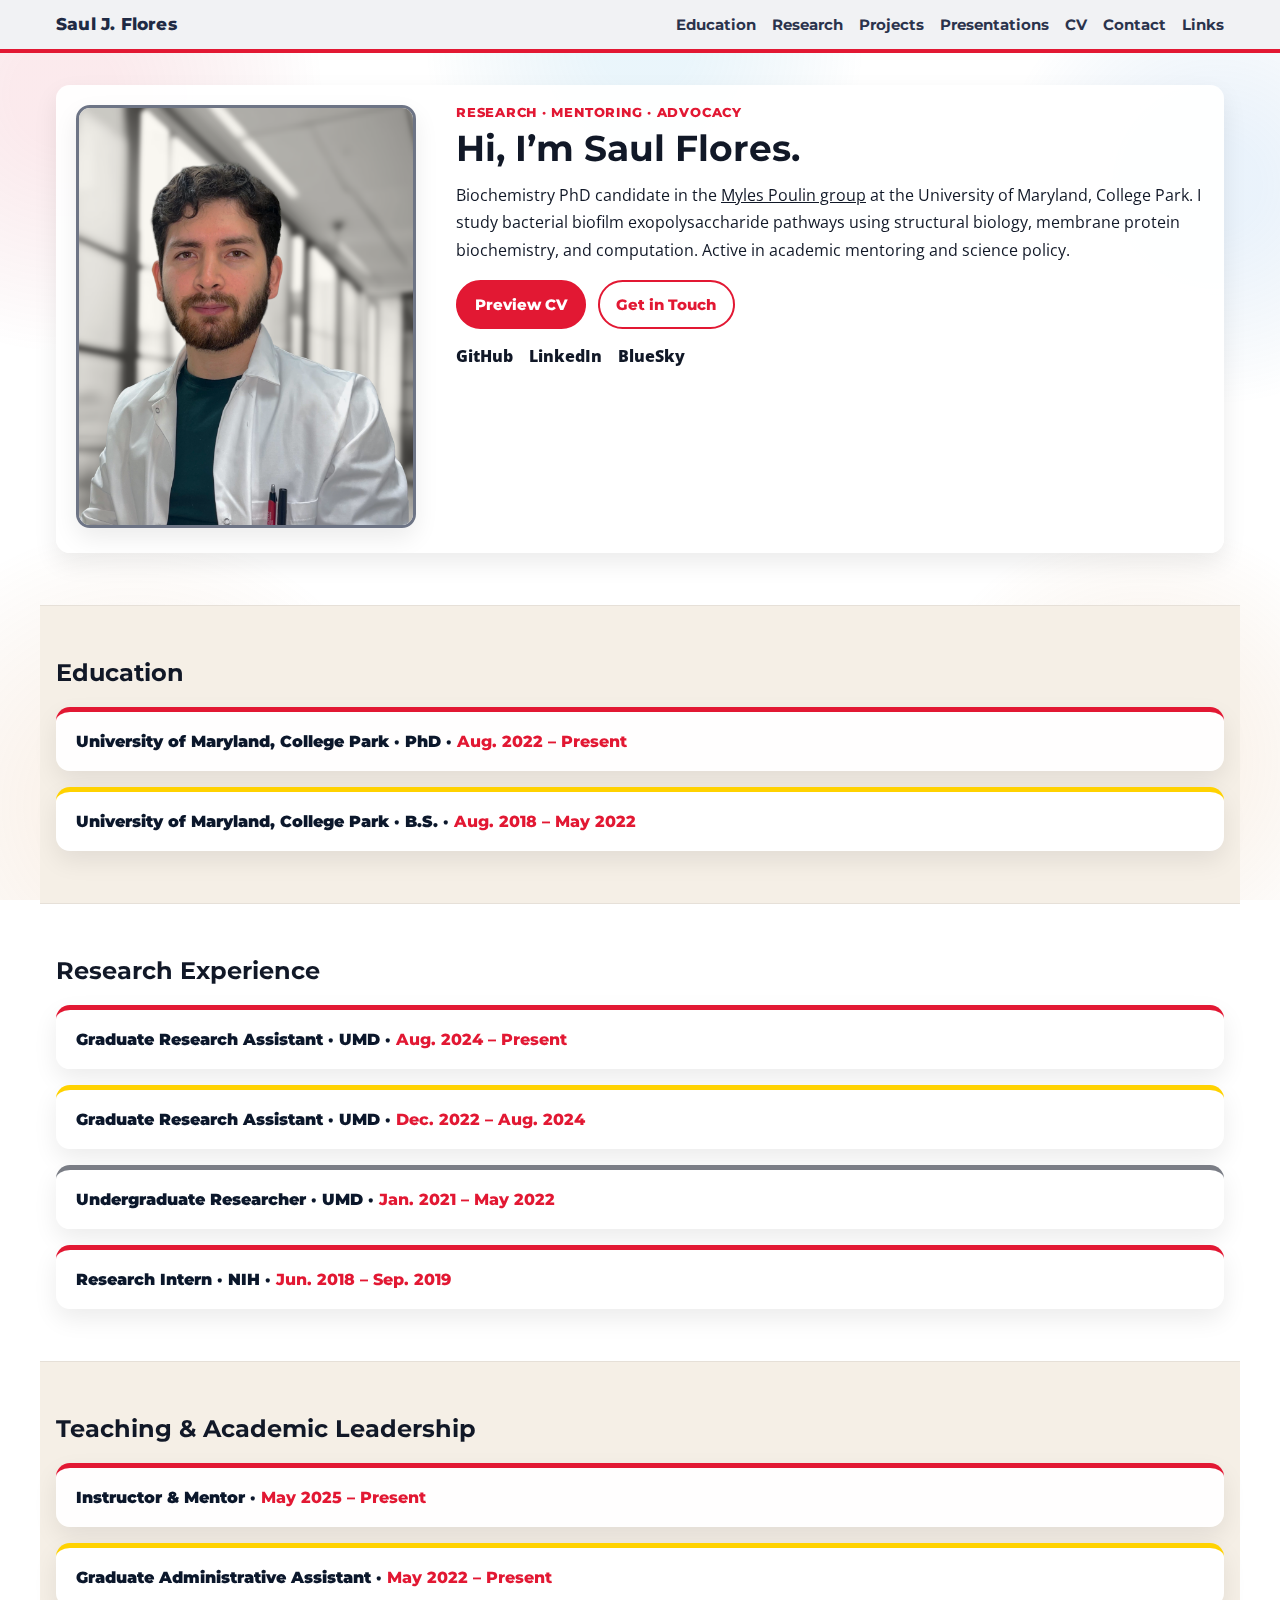
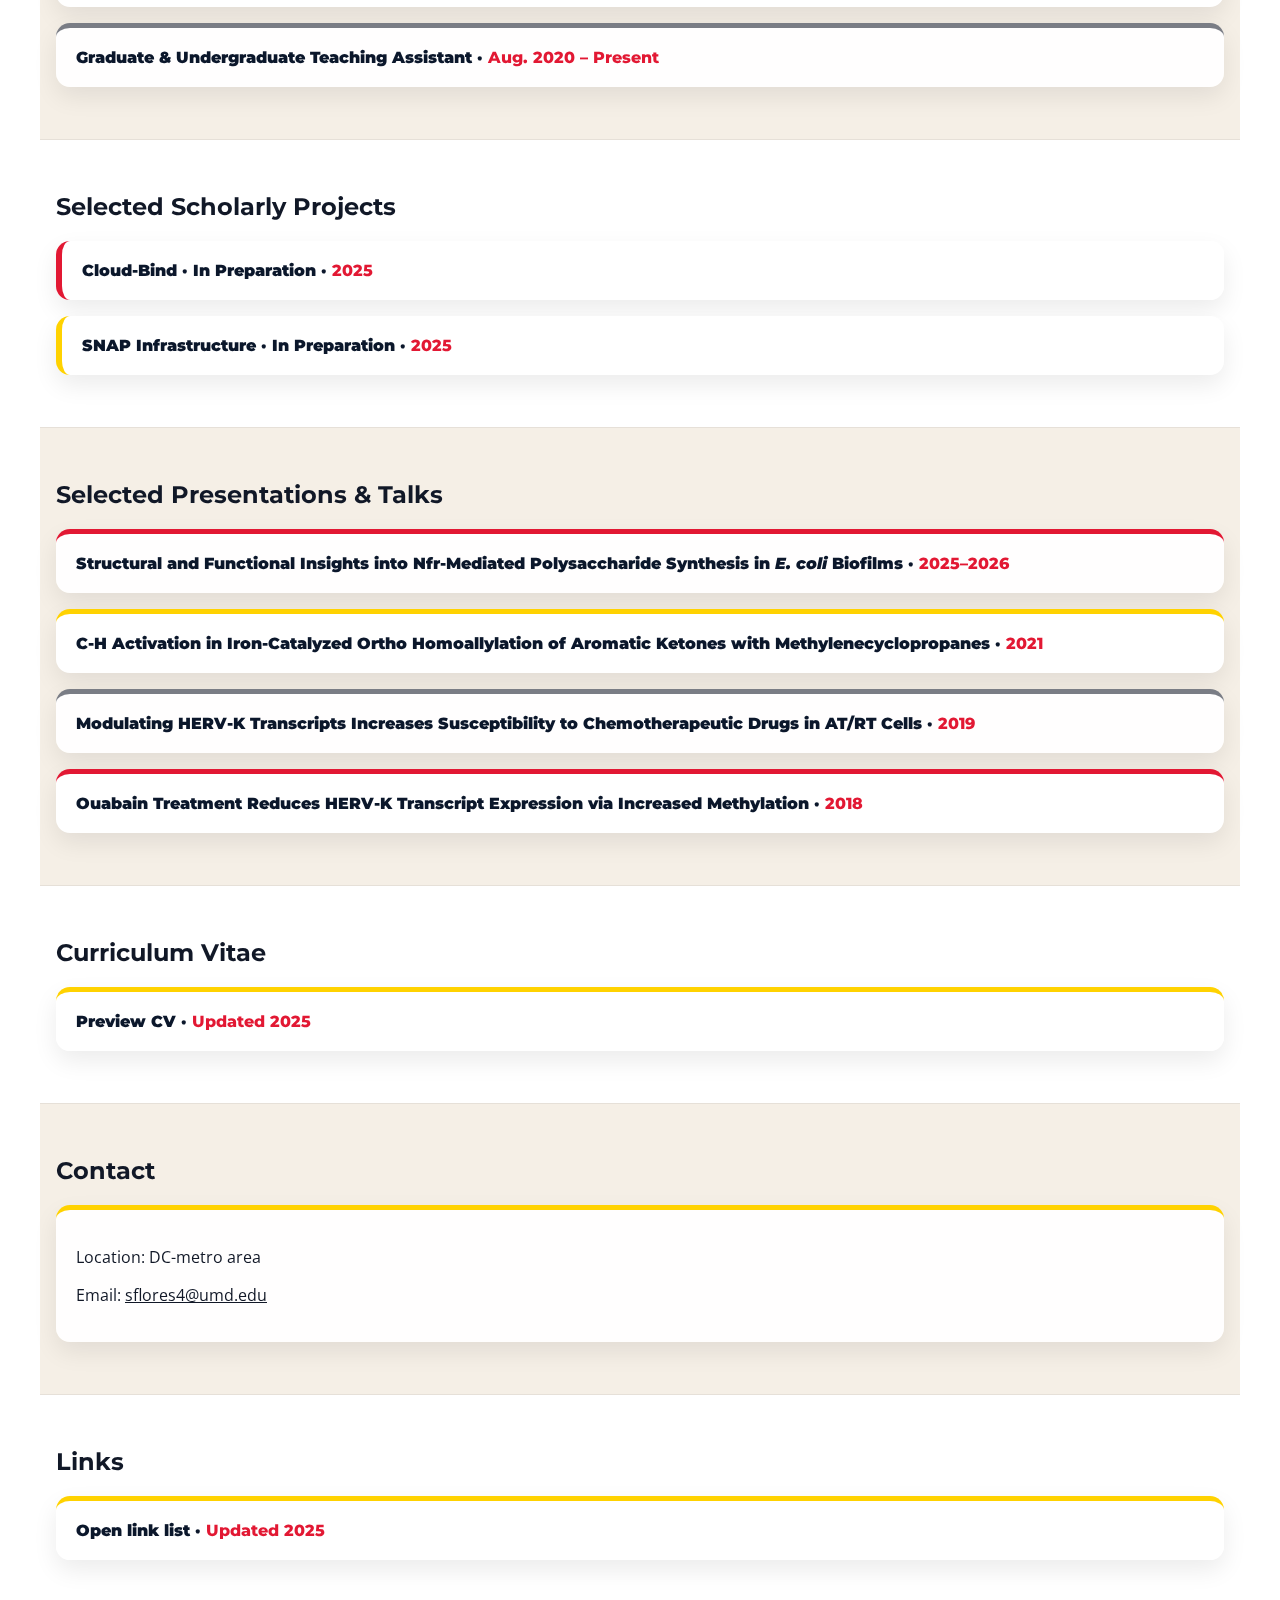
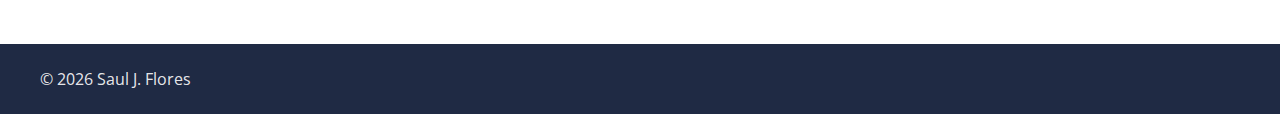
<file: index.html>
<!DOCTYPE html>
<html lang="en">
  <head>
    <meta charset="UTF-8" />
    <meta http-equiv="X-UA-Compatible" content="IE=edge" />
    <meta name="viewport" content="width=device-width, initial-scale=1.0" />

    <title>Saul J. Flores | University of Maryland Portfolio</title>
    <meta
      name="description"
      content="Saul J. Flores is a Biochemistry PhD candidate at the University of Maryland, College Park studying bacterial biofilms, membrane enzymes, and accessible computational workflows."
    />
    <meta name="theme-color" content="#E21833" />

    <meta property="og:title" content="Saul J. Flores | Academic Portfolio" />
    <meta
      property="og:description"
      content="Biochemistry PhD candidate (UMD) studying bacterial biofilms, membrane enzymes, and accessible computational workflows."
    />
    <meta property="og:type" content="website" />

    <link rel="icon" href="assets/images/saul-flores-headshot.png" />

    <link rel="preconnect" href="https://fonts.googleapis.com" />
    <link rel="preconnect" href="https://fonts.gstatic.com" crossorigin />
    <link
      href="https://fonts.googleapis.com/css2?family=Libertinus+Serif:wght@400;600&family=Montserrat:wght@500;600;700&family=Open+Sans:wght@400;500;600&display=swap"
      rel="stylesheet"
    />

    <link rel="stylesheet" href="assets/css/style.css" />
  </head>

  <body>
    <div class="global-visual" aria-hidden="true">
      <canvas id="hero-canvas"></canvas>
    </div>
    <header class="site-header">
      <nav class="nav">
        <a class="logo" href="#top">Saul J. Flores</a>
        <div class="nav-links">
          <a href="#education">Education</a>
          <a href="#research">Research</a>
          <a href="#projects">Projects</a>
          <a href="#presentations">Presentations</a>
          <a href="#cv">CV</a>
          <a href="#contact">Contact</a>
          <a href="#links">Links</a>
        </div>
      </nav>
    </header>

    <main id="top">
      <section class="hero">
        <div class="hero-card surface">
          <div class="hero-media">
            <img
              src="assets/images/saul-flores-headshot.png"
              alt="Headshot of Saul J. Flores"
            />
          </div>

          <div class="hero-content">
            <p class="eyebrow">Research · Mentoring · Advocacy</p>
            <h1>Hi, I’m Saul Flores.</h1>
            <p class="hero-summary">
              Biochemistry PhD candidate in the
              <a href="https://chem.umd.edu/people/myles-b-poulin" target="_blank" rel="noreferrer">Myles Poulin group</a>
              at the University of Maryland, College Park. I study bacterial biofilm exopolysaccharide pathways using
              structural biology, membrane protein biochemistry, and computation. Active in academic mentoring and science
              policy.
            </p>

            <div class="hero-actions">
              <a class="button primary" href="#cv">Preview CV</a>
              <a class="button ghost" href="#contact">Get in Touch</a>
            </div>

            <div class="social-links">
              <a href="https://github.com/sflores14" target="_blank" rel="noreferrer">GitHub</a>
              <a href="https://www.linkedin.com/in/saulfloresjr/" target="_blank" rel="noreferrer">LinkedIn</a>
              <a href="https://bsky.app/profile/florus11.bsky.social" target="_blank" rel="noreferrer">BlueSky</a>
            </div>
          </div>
        </div>
      </section>

      <section id="education" class="section muted">
        <div class="section-header">
          <h2>Education</h2>
        </div>

        <div class="card-grid">
          <article class="card surface">
            <details>
              <summary>University of Maryland, College Park · PhD · <span class="summary-date">Aug. 2022 – Present</span></summary>
              <div class="detail-body">
                <p>PhD, Biochemistry (In Progress)</p>
                <p>Advanced to candidacy May 2025</p>
                <p>Ronald E. McNair Graduate Fellowship · UMD Graduate School Society of Fellows</p>
              </div>
            </details>
          </article>

          <article class="card surface">
            <details>
              <summary>University of Maryland, College Park · B.S. · <span class="summary-date">Aug. 2018 – May 2022</span></summary>
              <div class="detail-body">
                <p>B.S., Biochemistry and Biological Sciences</p>
                <p>Ronald E. McNair Summer Research Fellowship · Parmar Family Endowed Scholarship</p>
              </div>
            </details>
          </article>
        </div>
      </section>

      <section id="research" class="section">
        <div class="section-header">
          <h2>Research Experience</h2>
        </div>

        <div class="card-grid">
          <article class="card surface">
            <details>
              <summary>Graduate Research Assistant · UMD · <span class="summary-date">Aug. 2024 – Present</span></summary>
              <div class="detail-body">
                <p>
                  Supervisor:
                  <a href="https://chem.umd.edu/people/myles-b-poulin" target="_blank" rel="noreferrer">Dr. Myles Poulin</a>
                  · Dept. of Chemistry &amp; Biochemistry
                </p>
                <p class="tag-list">
                  <span>biofilms</span>
                  <span>structural biology</span>
                  <span>membrane enzymes</span>
                </p>
              </div>
            </details>
          </article>

          <article class="card surface">
            <details>
              <summary>Graduate Research Assistant · UMD · <span class="summary-date">Dec. 2022 – Aug. 2024</span></summary>
              <div class="detail-body">
                <p>Supervisor: Dr. Yanxin Liu · Dept. of Chemistry &amp; Biochemistry</p>
                <p class="tag-list">
                  <span>biophysical chemistry</span>
                  <span>protein biochemistry</span>
                  <span>cryo-EM</span>
                </p>
              </div>
            </details>
          </article>

          <article class="card surface">
            <details>
              <summary>Undergraduate Researcher · UMD · <span class="summary-date">Jan. 2021 – May 2022</span></summary>
              <div class="detail-body">
                <p>Supervisor: Dr. Osvaldo Gutierrez · Dept. of Chemistry &amp; Biochemistry</p>
                <p class="tag-list">
                  <span>organic chemistry</span>
                  <span>catalysis</span>
                  <span>mechanism</span>
                </p>
              </div>
            </details>
          </article>

          <article class="card surface">
            <details>
              <summary>Research Intern · NIH · <span class="summary-date">Jun. 2018 – Sep. 2019</span></summary>
              <div class="detail-body">
                <p>Supervisor: Dr. Avindra Nath · National Institute of Neurological Disorders &amp; Stroke</p>
                <p>NIH NINDS Exceptional Summer Intern Award (2019)</p>
                <p class="tag-list">
                  <span>neuroscience</span>
                  <span>transcriptomics</span>
                  <span>virology</span>
                </p>
              </div>
            </details>
          </article>
        </div>
      </section>

      <section id="teaching" class="section muted">
        <div class="section-header">
          <h2>Teaching &amp; Academic Leadership</h2>
        </div>

        <div class="timeline">
          <div class="card surface">
            <div class="timeline-item">
              <details>
                <summary>Instructor &amp; Mentor · <span class="summary-date">May 2025 – Present</span></summary>
                <div class="detail-body">
                  <p>InspiraSTEM (El Salvador)</p>
                  <p>Workshop: Practical Computational Biochemistry: Macromolecular Modeling &amp; Analysis</p>
                </div>
              </details>
              <div class="timeline-media hidden">Image</div>
            </div>
          </div>
          <div class="card surface">
            <div class="timeline-item">
              <details>
                <summary>Graduate Administrative Assistant · <span class="summary-date">May 2022 – Present</span></summary>
                <div class="detail-body">
                  <p>University of Maryland, College Park</p>
                  <p>Program Lead: La Familia Peer Mentoring Program</p>
                </div>
              </details>
              <div class="timeline-media hidden">Image</div>
            </div>
          </div>
          <div class="card surface">
            <div class="timeline-item">
              <details>
                <summary>Graduate &amp; Undergraduate Teaching Assistant · <span class="summary-date">Aug. 2020 – Present</span></summary>
                <div class="detail-body">
                  <p>University of Maryland, College Park</p>
                  <p>Courses: BCHM477, CHEM232, BSCI170, BSCI171</p>
                </div>
              </details>
              <div class="timeline-media hidden">Image</div>
            </div>
          </div>
        </div>
      </section>

      <section id="projects" class="section">
        <div class="section-header">
          <h2>Selected Scholarly Projects</h2>
        </div>

        <div class="updates-grid">
          <article class="update surface">
            <details>
              <summary>Cloud-Bind · In Preparation · <span class="summary-date">2025</span></summary>
              <div class="detail-body">
                <p>
                  Pedebos, C.; da Silva Tarouco, D.; Ligabue-Braun, R.; Flores, S. J.; Arantes, P. Cloud-Bind:
                  A Cloud-Based Platform for Accessible Large-Scale Molecular Docking and Ligand Pose Evaluation.
                </p>
              </div>
            </details>
          </article>

          <article class="update surface">
            <details>
              <summary>SNAP Infrastructure · In Preparation · <span class="summary-date">2025</span></summary>
              <div class="detail-body">
                <p>
                  Di Tomassi, I.; Flores, S. J.; Scales, E.; Rich, A.; Flores, J. P.; Arnett, M.; Boufidis, D.; Davis, B.;
                  Finn, A.; Rader Groves, A.; Patel, D.; Lando, A.; Dant, C. The Scientist Network for Advancing Policy (SNAP):
                  Building Infrastructure for Early-Career Scientists in Policy and Public Engagement.
                </p>
              </div>
            </details>
          </article>
        </div>
      </section>

      <section id="presentations" class="section muted">
        <div class="section-header">
          <h2>Selected Presentations &amp; Talks</h2>
        </div>

        <div class="timeline">
          <div class="card surface">
            <div class="timeline-item">
              <details>
                <summary>Structural and Functional Insights into Nfr-Mediated Polysaccharide Synthesis in <em>E. coli</em> Biofilms · <span class="summary-date">2025–2026</span></summary>
                <div class="detail-body">
                  <p>ACS Fall 2025; SACNAS NDiSTEM 2025; InspiraSTEM 2026 (Upcoming)</p>
                </div>
              </details>
              <div class="timeline-media hidden">Image</div>
            </div>
          </div>
          <div class="card surface">
            <div class="timeline-item">
              <details>
                <summary>C-H Activation in Iron-Catalyzed Ortho Homoallylation of Aromatic Ketones with Methylenecyclopropanes · <span class="summary-date">2021</span></summary>
                <div class="detail-body">
                  <p>McNair Conference 2021; USM LSAMP Research Symposium 2021</p>
                </div>
              </details>
              <div class="timeline-media hidden">Image</div>
            </div>
          </div>
          <div class="card surface">
            <div class="timeline-item">
              <details>
                <summary>Modulating HERV-K Transcripts Increases Susceptibility to Chemotherapeutic Drugs in AT/RT Cells · <span class="summary-date">2019</span></summary>
                <div class="detail-body">
                  <p>NIH Summer Poster Day 2019</p>
                </div>
              </details>
              <div class="timeline-media hidden">Image</div>
            </div>
          </div>
          <div class="card surface">
            <div class="timeline-item">
              <details>
                <summary>Ouabain Treatment Reduces HERV-K Transcript Expression via Increased Methylation · <span class="summary-date">2018</span></summary>
                <div class="detail-body">
                  <p>NIH Summer Poster Day 2018</p>
                </div>
              </details>
              <div class="timeline-media hidden">Image</div>
            </div>
          </div>
        </div>
      </section>

      <section id="cv" class="section">
        <div class="section-header">
          <h2>Curriculum Vitae</h2>
        </div>

        <div class="cv-card surface">
          <details>
            <summary>Preview CV · <span class="summary-date">Updated 2025</span></summary>
            <div class="cv-preview">
              <object data="assets/Flores_Saul_CV_Draft11%202%20Page.docx.pdf" type="application/pdf">
                <p>
                  Your browser can’t display the PDF. You can
                  <a href="assets/Flores_Saul_CV_Draft11%202%20Page.docx.pdf">download it here</a>.
                </p>
              </object>
            </div>
          </details>
        </div>
      </section>

      <section id="contact" class="section muted">
        <div class="section-header">
          <h2>Contact</h2>
        </div>

        <div class="contact-card surface">
          <p>Location: DC-metro area</p>
          <p>
            Email:
            <a href="#" id="email-link" aria-label="Email Saul Flores"></a>
          </p>
        </div>
      </section>

      <section id="links" class="section">
        <div class="section-header">
          <h2>Links</h2>
        </div>

        <div class="contact-card surface">
          <details>
            <summary>Open link list · <span class="summary-date">Updated 2025</span></summary>
            <div class="detail-body">
              <p>
                <a href="https://www.snap4stem.org/" target="_blank" rel="noreferrer">SNAP</a> ·
                <a href="https://www.sacnas.org/" target="_blank" rel="noreferrer">SACNAS</a> ·
                <a href="https://www.acs.org/" target="_blank" rel="noreferrer">ACS</a> ·
                <a href="https://www.asbmb.org/" target="_blank" rel="noreferrer">ASBMB</a>
              </p>
              <p>Add your favorite links here as you discover them.</p>
            </div>
          </details>
        </div>
      </section>
    </main>

    <footer class="site-footer">
      <p>© 2026 Saul J. Flores</p>
    </footer>
    <script defer src="assets/js/main.js"></script>
  </body>
</html>
</file>
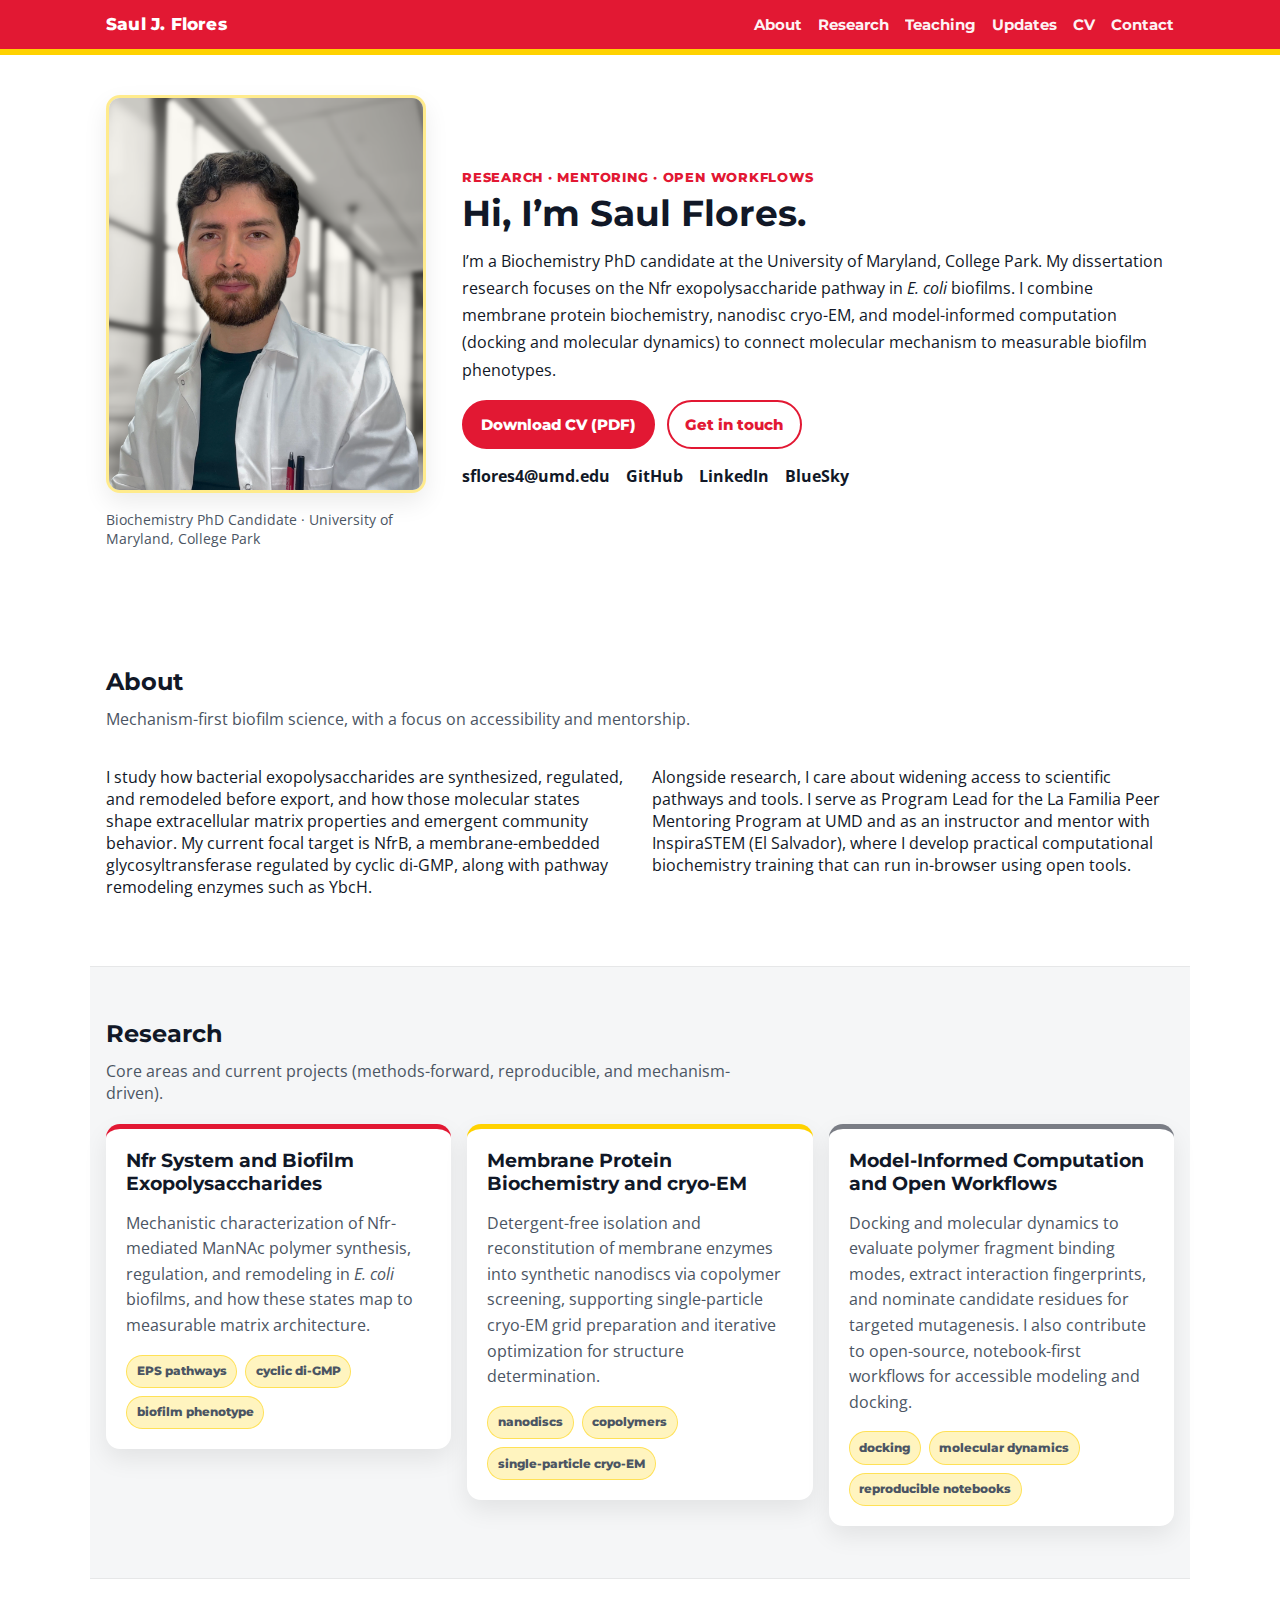
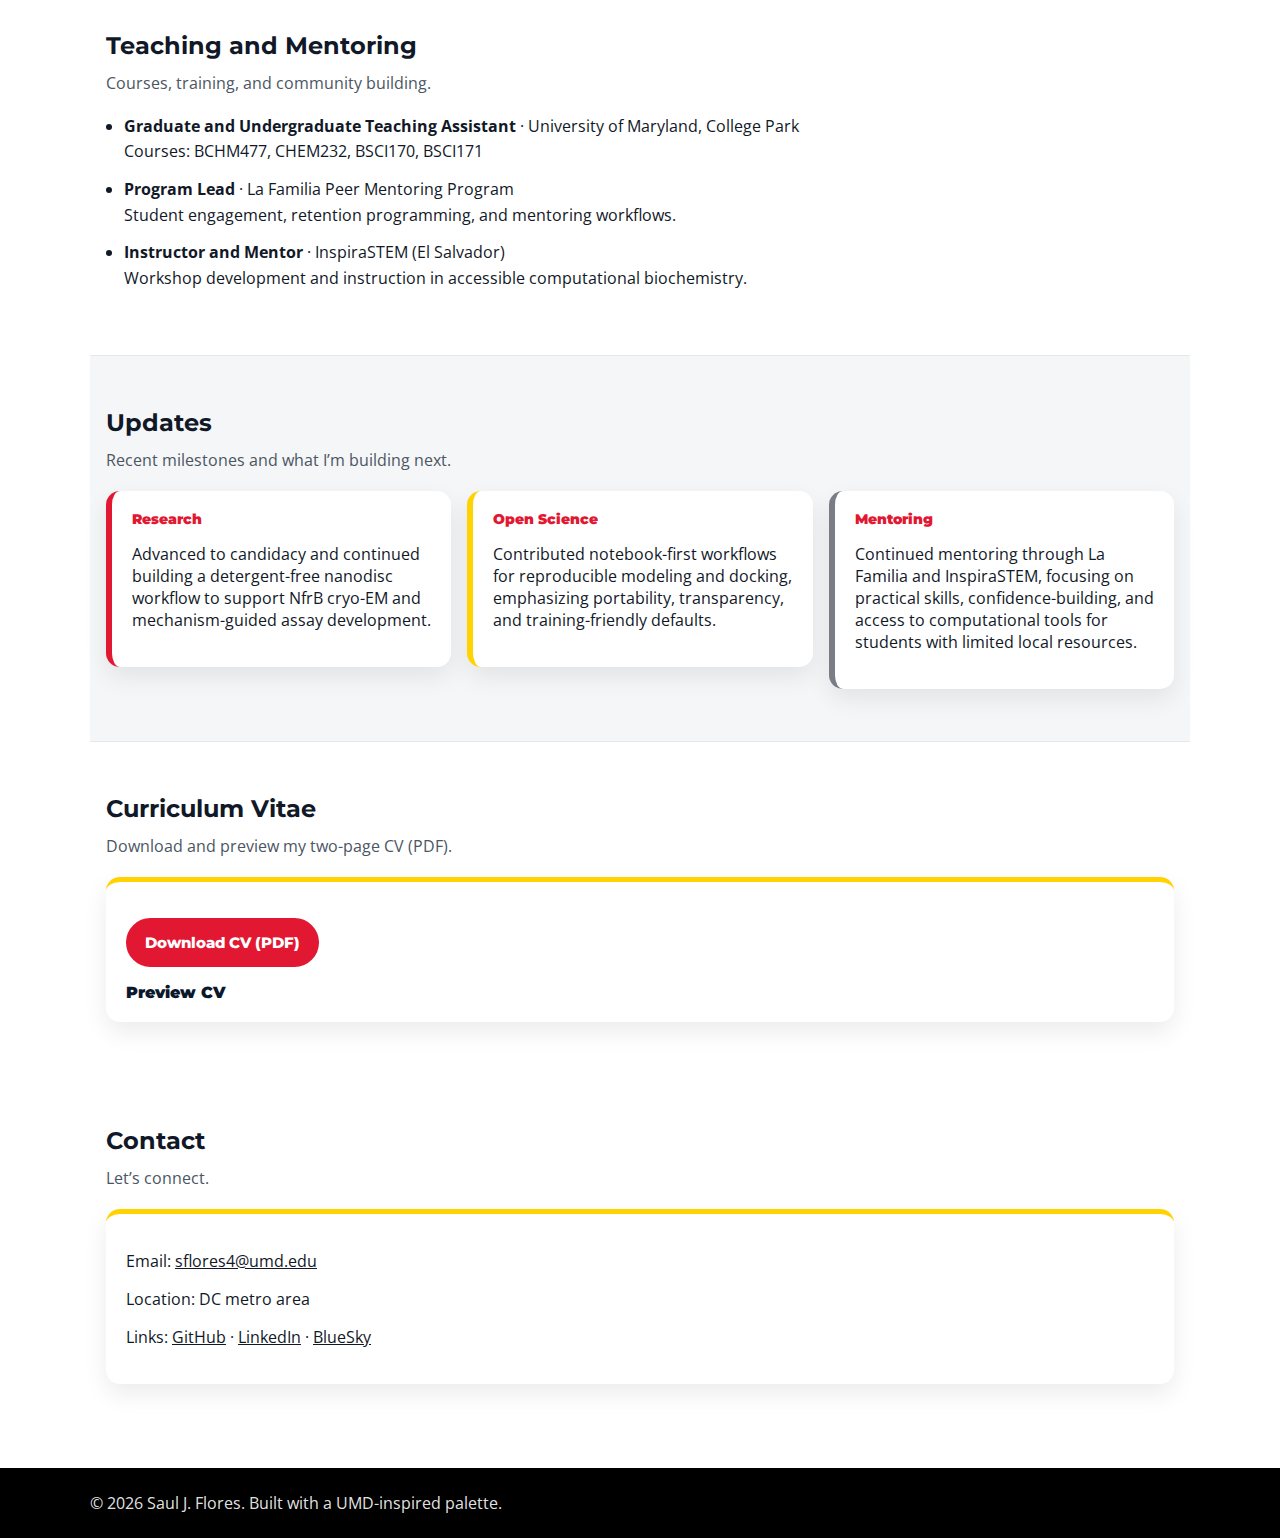
<file: index.umd.html>
<!DOCTYPE html>
<html lang="en">
  <head>
    <meta charset="UTF-8" />
    <meta http-equiv="X-UA-Compatible" content="IE=edge" />
    <meta name="viewport" content="width=device-width, initial-scale=1.0" />

    <title>Saul J. Flores | University of Maryland Portfolio</title>
    <meta
      name="description"
      content="Saul J. Flores is a Biochemistry PhD candidate at the University of Maryland, College Park studying bacterial biofilms, membrane enzymes, and accessible computational workflows."
    />
    <meta name="theme-color" content="#E21833" />

    <!-- Open Graph -->
    <meta property="og:title" content="Saul J. Flores | Academic Portfolio" />
    <meta
      property="og:description"
      content="Biochemistry PhD candidate (UMD) studying bacterial biofilms, membrane enzymes, and accessible computational workflows."
    />
    <meta property="og:type" content="website" />

    <link rel="preconnect" href="https://fonts.googleapis.com" />
    <link rel="preconnect" href="https://fonts.gstatic.com" crossorigin />
    <link
      href="https://fonts.googleapis.com/css2?family=Libertinus+Serif:wght@400;600&family=Montserrat:wght@500;600;700&family=Open+Sans:wght@400;500;600&display=swap"
      rel="stylesheet"
    />

    <!-- Keep your existing stylesheet (if you have one).
         The UMD-inspired styles below override key classes. -->
    <link rel="stylesheet" href="assets/css/style.css" />

    <style>
      :root {
        --umd-red: #e21833;
        --umd-red-dark: #b11b2d;
        --umd-gold: #ffd200;
        --umd-black: #000000;

        --bg: #ffffff;
        --bg-muted: #f5f6f7;

        --text: #111827;
        --text-muted: #4b5563;

        --radius: 14px;
        --shadow: 0 10px 25px rgba(0, 0, 0, 0.08);
        --max: 1100px;
      }

      * {
        box-sizing: border-box;
      }

      body {
        margin: 0;
        font-family: "Open Sans", system-ui, -apple-system, Segoe UI, Roboto, sans-serif;
        color: var(--text);
        background: var(--bg);
      }

      a {
        color: inherit;
      }

      .site-header {
        position: sticky;
        top: 0;
        z-index: 50;
        background: var(--umd-red);
        border-bottom: 6px solid var(--umd-gold);
      }

      .nav {
        max-width: var(--max);
        margin: 0 auto;
        display: flex;
        align-items: center;
        justify-content: space-between;
        padding: 0.9rem 1rem;
        gap: 1rem;
      }

      .logo {
        font-family: "Montserrat", sans-serif;
        font-weight: 800;
        letter-spacing: 0.2px;
        color: #ffffff;
        text-decoration: none;
        font-size: 1.05rem;
      }

      .nav-links {
        display: flex;
        flex-wrap: wrap;
        align-items: center;
        gap: 1rem;
      }

      .nav-links a {
        color: #ffffff;
        text-decoration: none;
        font-weight: 700;
        font-family: "Montserrat", sans-serif;
        font-size: 0.95rem;
        opacity: 0.95;
      }

      .nav-links a:hover {
        opacity: 1;
        text-decoration: underline;
        text-decoration-color: var(--umd-gold);
        text-underline-offset: 6px;
      }

      main {
        max-width: var(--max);
        margin: 0 auto;
      }

      section {
        padding: 3.25rem 1rem;
      }

      .hero {
        display: grid;
        grid-template-columns: 320px 1fr;
        gap: 2.25rem;
        align-items: center;
        padding-top: 2.5rem;
      }

      .hero-media img {
        width: 100%;
        border-radius: var(--radius);
        box-shadow: var(--shadow);
        border: 3px solid rgba(255, 210, 0, 0.45);
      }

      .media-caption {
        margin-top: 0.75rem;
        color: var(--text-muted);
        font-size: 0.9rem;
      }

      .eyebrow {
        color: var(--umd-red);
        font-family: "Montserrat", sans-serif;
        font-weight: 800;
        letter-spacing: 0.06em;
        text-transform: uppercase;
        font-size: 0.8rem;
        margin: 0 0 0.5rem 0;
      }

      h1,
      h2,
      h3 {
        font-family: "Montserrat", sans-serif;
        margin: 0 0 0.75rem 0;
      }

      h1 {
        font-size: 2.25rem;
        line-height: 1.15;
      }

      .hero-summary {
        font-size: 1.03rem;
        line-height: 1.65;
        margin: 0 0 1.1rem 0;
      }

      .hero-actions {
        display: flex;
        flex-wrap: wrap;
        gap: 0.75rem;
        margin: 1rem 0;
      }

      .button {
        display: inline-block;
        padding: 0.8rem 1.05rem;
        border-radius: 999px;
        text-decoration: none;
        font-weight: 800;
        font-family: "Montserrat", sans-serif;
        font-size: 0.95rem;
      }

      .button.primary {
        background: var(--umd-red);
        color: #ffffff;
        border: 2px solid var(--umd-red);
      }

      .button.primary:hover {
        background: var(--umd-red-dark);
        border-color: var(--umd-red-dark);
      }

      .button.ghost {
        background: #ffffff;
        color: var(--umd-red);
        border: 2px solid var(--umd-red);
      }

      .button.ghost:hover {
        background: rgba(226, 24, 51, 0.06);
      }

      .social-links {
        display: flex;
        flex-wrap: wrap;
        gap: 1rem;
        margin-top: 1rem;
      }

      .social-links a {
        text-decoration: none;
        font-weight: 700;
      }

      .social-links a:hover {
        text-decoration: underline;
        text-decoration-color: var(--umd-gold);
        text-underline-offset: 5px;
      }

      .section-header {
        margin-bottom: 1.25rem;
      }

      .section-subtitle {
        margin: 0;
        color: var(--text-muted);
        max-width: 72ch;
      }

      .muted {
        background: var(--bg-muted);
        border-top: 1px solid rgba(0, 0, 0, 0.06);
        border-bottom: 1px solid rgba(0, 0, 0, 0.06);
      }

      .two-column {
        display: grid;
        grid-template-columns: 1fr 1fr;
        gap: 1.5rem;
      }

      .card-grid {
        display: grid;
        grid-template-columns: repeat(3, minmax(0, 1fr));
        gap: 1rem;
      }

      .card {
        background: #ffffff;
        border-radius: var(--radius);
        box-shadow: var(--shadow);
        padding: 1.25rem;
        border-top: 5px solid var(--umd-red);
      }

      .card p {
        color: var(--text-muted);
        line-height: 1.6;
      }

      .tag-list {
        display: flex;
        flex-wrap: wrap;
        gap: 0.5rem;
        margin: 0.9rem 0 0 0;
      }

      .tag-list span {
        font-size: 0.78rem;
        font-weight: 800;
        font-family: "Montserrat", sans-serif;
        padding: 0.35rem 0.6rem;
        border-radius: 999px;
        background: rgba(255, 210, 0, 0.25);
        border: 1px solid rgba(255, 210, 0, 0.55);
      }

      .list {
        padding-left: 1.1rem;
        margin: 0;
      }

      .list li {
        margin: 0.75rem 0;
        line-height: 1.6;
      }

      .updates-grid {
        display: grid;
        grid-template-columns: repeat(3, minmax(0, 1fr));
        gap: 1rem;
      }

      .update {
        background: #ffffff;
        border-radius: var(--radius);
        box-shadow: var(--shadow);
        padding: 1.25rem;
        border-left: 6px solid var(--umd-gold);
      }

      .update-label {
        margin: 0 0 0.5rem 0;
        font-weight: 900;
        font-family: "Montserrat", sans-serif;
        color: var(--umd-red);
        font-size: 0.85rem;
      }

      .cv-card,
      .contact-card {
        background: #ffffff;
        border-radius: var(--radius);
        box-shadow: var(--shadow);
        padding: 1.25rem;
        border-top: 5px solid var(--umd-gold);
      }

      details summary {
        cursor: pointer;
        font-family: "Montserrat", sans-serif;
        font-weight: 900;
      }

      .cv-preview {
        margin-top: 1rem;
      }

      .cv-preview object {
        width: 100%;
        height: 840px;
        border-radius: 12px;
        border: 1px solid rgba(0, 0, 0, 0.12);
      }

      .site-footer {
        background: var(--umd-black);
        color: #ffffff;
        padding: 1.5rem 1rem;
        margin-top: 2rem;
      }

      .site-footer p {
        max-width: var(--max);
        margin: 0 auto;
        color: rgba(255, 255, 255, 0.9);
      }

      @media (max-width: 900px) {
        .hero {
          grid-template-columns: 1fr;
        }
        .card-grid,
        .updates-grid,
        .two-column {
          grid-template-columns: 1fr;
        }
        .nav {
          flex-direction: column;
          align-items: flex-start;
        }
        .nav-links {
          gap: 0.75rem 1rem;
        }
        .cv-preview object {
          height: 720px;
        }
      }
    </style>
  </head>

  <body>
    <header class="site-header">
      <nav class="nav">
        <a class="logo" href="#top">Saul J. Flores</a>
        <div class="nav-links">
          <a href="#about">About</a>
          <a href="#research">Research</a>
          <a href="#teaching">Teaching</a>
          <a href="#updates">Updates</a>
          <a href="#cv">CV</a>
          <a href="#contact">Contact</a>
        </div>
      </nav>
    </header>

    <main id="top">
      <section class="hero">
        <div class="hero-media">
          <img
            src="assets/images/saul-flores-headshot.png"
            alt="Headshot of Saul J. Flores"
          />
          <p class="media-caption">
            Biochemistry PhD Candidate · University of Maryland, College Park
          </p>
        </div>

        <div class="hero-content">
          <p class="eyebrow">Research · Mentoring · Open Workflows</p>
          <h1>Hi, I’m Saul Flores.</h1>
          <p class="hero-summary">
            I’m a Biochemistry PhD candidate at the University of Maryland,
            College Park. My dissertation research focuses on the Nfr
            exopolysaccharide pathway in <em>E. coli</em> biofilms. I combine
            membrane protein biochemistry, nanodisc cryo-EM, and model-informed
            computation (docking and molecular dynamics) to connect molecular
            mechanism to measurable biofilm phenotypes.
          </p>

          <div class="hero-actions">
            <a class="button primary" href="assets/Flores_Saul_CV_Draft11%202%20Page.docx.pdf" target="_blank" rel="noreferrer">Download CV (PDF)</a>
            <a class="button ghost" href="#contact">Get in touch</a>
          </div>

          <div class="social-links">
            <a href="mailto:sflores4@umd.edu">sflores4@umd.edu</a>
            <a href="https://github.com/sflores14" target="_blank" rel="noreferrer">GitHub</a>
            <a href="https://www.linkedin.com/in/saulfloresjr/" target="_blank" rel="noreferrer">LinkedIn</a>
            <a href="https://bsky.app/profile/florus11.bsky.social/" target="_blank" rel="noreferrer">BlueSky</a>
          </div>
        </div>
      </section>

      <section id="about" class="section">
        <div class="section-header">
          <h2>About</h2>
          <p class="section-subtitle">
            Mechanism-first biofilm science, with a focus on accessibility and mentorship.
          </p>
        </div>

        <div class="section-body two-column">
          <p>
            I study how bacterial exopolysaccharides are synthesized, regulated, and remodeled before export,
            and how those molecular states shape extracellular matrix properties and emergent community behavior.
            My current focal target is NfrB, a membrane-embedded glycosyltransferase regulated by cyclic di-GMP,
            along with pathway remodeling enzymes such as YbcH.
          </p>

          <p>
            Alongside research, I care about widening access to scientific pathways and tools.
            I serve as Program Lead for the La Familia Peer Mentoring Program at UMD and as an instructor and mentor
            with InspiraSTEM (El Salvador), where I develop practical computational biochemistry training that can run
            in-browser using open tools.
          </p>
        </div>
      </section>

      <section id="research" class="section muted">
        <div class="section-header">
          <h2>Research</h2>
          <p class="section-subtitle">
            Core areas and current projects (methods-forward, reproducible, and mechanism-driven).
          </p>
        </div>

        <div class="card-grid">
          <article class="card">
            <h3>Nfr System and Biofilm Exopolysaccharides</h3>
            <p>
              Mechanistic characterization of Nfr-mediated ManNAc polymer synthesis, regulation, and remodeling
              in <em>E. coli</em> biofilms, and how these states map to measurable matrix architecture.
            </p>
            <p class="tag-list">
              <span>EPS pathways</span>
              <span>cyclic di-GMP</span>
              <span>biofilm phenotype</span>
            </p>
          </article>

          <article class="card">
            <h3>Membrane Protein Biochemistry and cryo-EM</h3>
            <p>
              Detergent-free isolation and reconstitution of membrane enzymes into synthetic nanodiscs via copolymer
              screening, supporting single-particle cryo-EM grid preparation and iterative optimization for structure determination.
            </p>
            <p class="tag-list">
              <span>nanodiscs</span>
              <span>copolymers</span>
              <span>single-particle cryo-EM</span>
            </p>
          </article>

          <article class="card">
            <h3>Model-Informed Computation and Open Workflows</h3>
            <p>
              Docking and molecular dynamics to evaluate polymer fragment binding modes, extract interaction fingerprints,
              and nominate candidate residues for targeted mutagenesis. I also contribute to open-source, notebook-first workflows
              for accessible modeling and docking.
            </p>
            <p class="tag-list">
              <span>docking</span>
              <span>molecular dynamics</span>
              <span>reproducible notebooks</span>
            </p>
          </article>
        </div>
      </section>

      <section id="teaching" class="section">
        <div class="section-header">
          <h2>Teaching and Mentoring</h2>
          <p class="section-subtitle">Courses, training, and community building.</p>
        </div>

        <ul class="list">
          <li>
            <strong>Graduate and Undergraduate Teaching Assistant</strong> · University of Maryland, College Park
            <br />
            Courses: BCHM477, CHEM232, BSCI170, BSCI171
          </li>
          <li>
            <strong>Program Lead</strong> · La Familia Peer Mentoring Program
            <br />
            Student engagement, retention programming, and mentoring workflows.
          </li>
          <li>
            <strong>Instructor and Mentor</strong> · InspiraSTEM (El Salvador)
            <br />
            Workshop development and instruction in accessible computational biochemistry.
          </li>
        </ul>
      </section>

      <section id="updates" class="section muted">
        <div class="section-header">
          <h2>Updates</h2>
          <p class="section-subtitle">
            Recent milestones and what I’m building next.
          </p>
        </div>

        <div class="updates-grid">
          <article class="update">
            <p class="update-label">Research</p>
            <p>
              Advanced to candidacy and continued building a detergent-free nanodisc workflow to support NfrB cryo-EM
              and mechanism-guided assay development.
            </p>
          </article>

          <article class="update">
            <p class="update-label">Open Science</p>
            <p>
              Contributed notebook-first workflows for reproducible modeling and docking, emphasizing portability,
              transparency, and training-friendly defaults.
            </p>
          </article>

          <article class="update">
            <p class="update-label">Mentoring</p>
            <p>
              Continued mentoring through La Familia and InspiraSTEM, focusing on practical skills, confidence-building,
              and access to computational tools for students with limited local resources.
            </p>
          </article>
        </div>
      </section>

      <section id="cv" class="section">
        <div class="section-header">
          <h2>Curriculum Vitae</h2>
          <p class="section-subtitle">Download and preview my two-page CV (PDF).</p>
        </div>

        <div class="cv-card">
          <div class="hero-actions">
            <a class="button primary" href="assets/Flores_Saul_CV_Draft11%202%20Page.docx.pdf" target="_blank" rel="noreferrer">
              Download CV (PDF)
            </a>
          </div>

          <details>
            <summary>Preview CV</summary>
            <div class="cv-preview">
              <object data="assets/Flores_Saul_CV_Draft11%202%20Page.docx.pdf" type="application/pdf">
                <p>
                  Your browser can’t display the PDF. You can
                  <a href="assets/Flores_Saul_CV_Draft11%202%20Page.docx.pdf">download it here</a>.
                </p>
              </object>
            </div>
          </details>
        </div>
      </section>

      <section id="contact" class="section">
        <div class="section-header">
          <h2>Contact</h2>
          <p class="section-subtitle">Let’s connect.</p>
        </div>

        <div class="contact-card">
          <p>Email: <a href="mailto:sflores4@umd.edu">sflores4@umd.edu</a></p>
          <p>Location: DC metro area</p>
          <p>
            Links:
            <a href="https://github.com/sflores14" target="_blank" rel="noreferrer">GitHub</a>
            ·
            <a href="https://www.linkedin.com/in/saulfloresjr/" target="_blank" rel="noreferrer">LinkedIn</a>
            ·
            <a href="https://bsky.app/profile/florus11.bsky.social/" target="_blank" rel="noreferrer">BlueSky</a>
          </p>
        </div>
      </section>
    </main>

    <footer class="site-footer">
      <p>© 2026 Saul J. Flores. Built with a UMD-inspired palette.</p>
    </footer>
  </body>
</html>
</file>
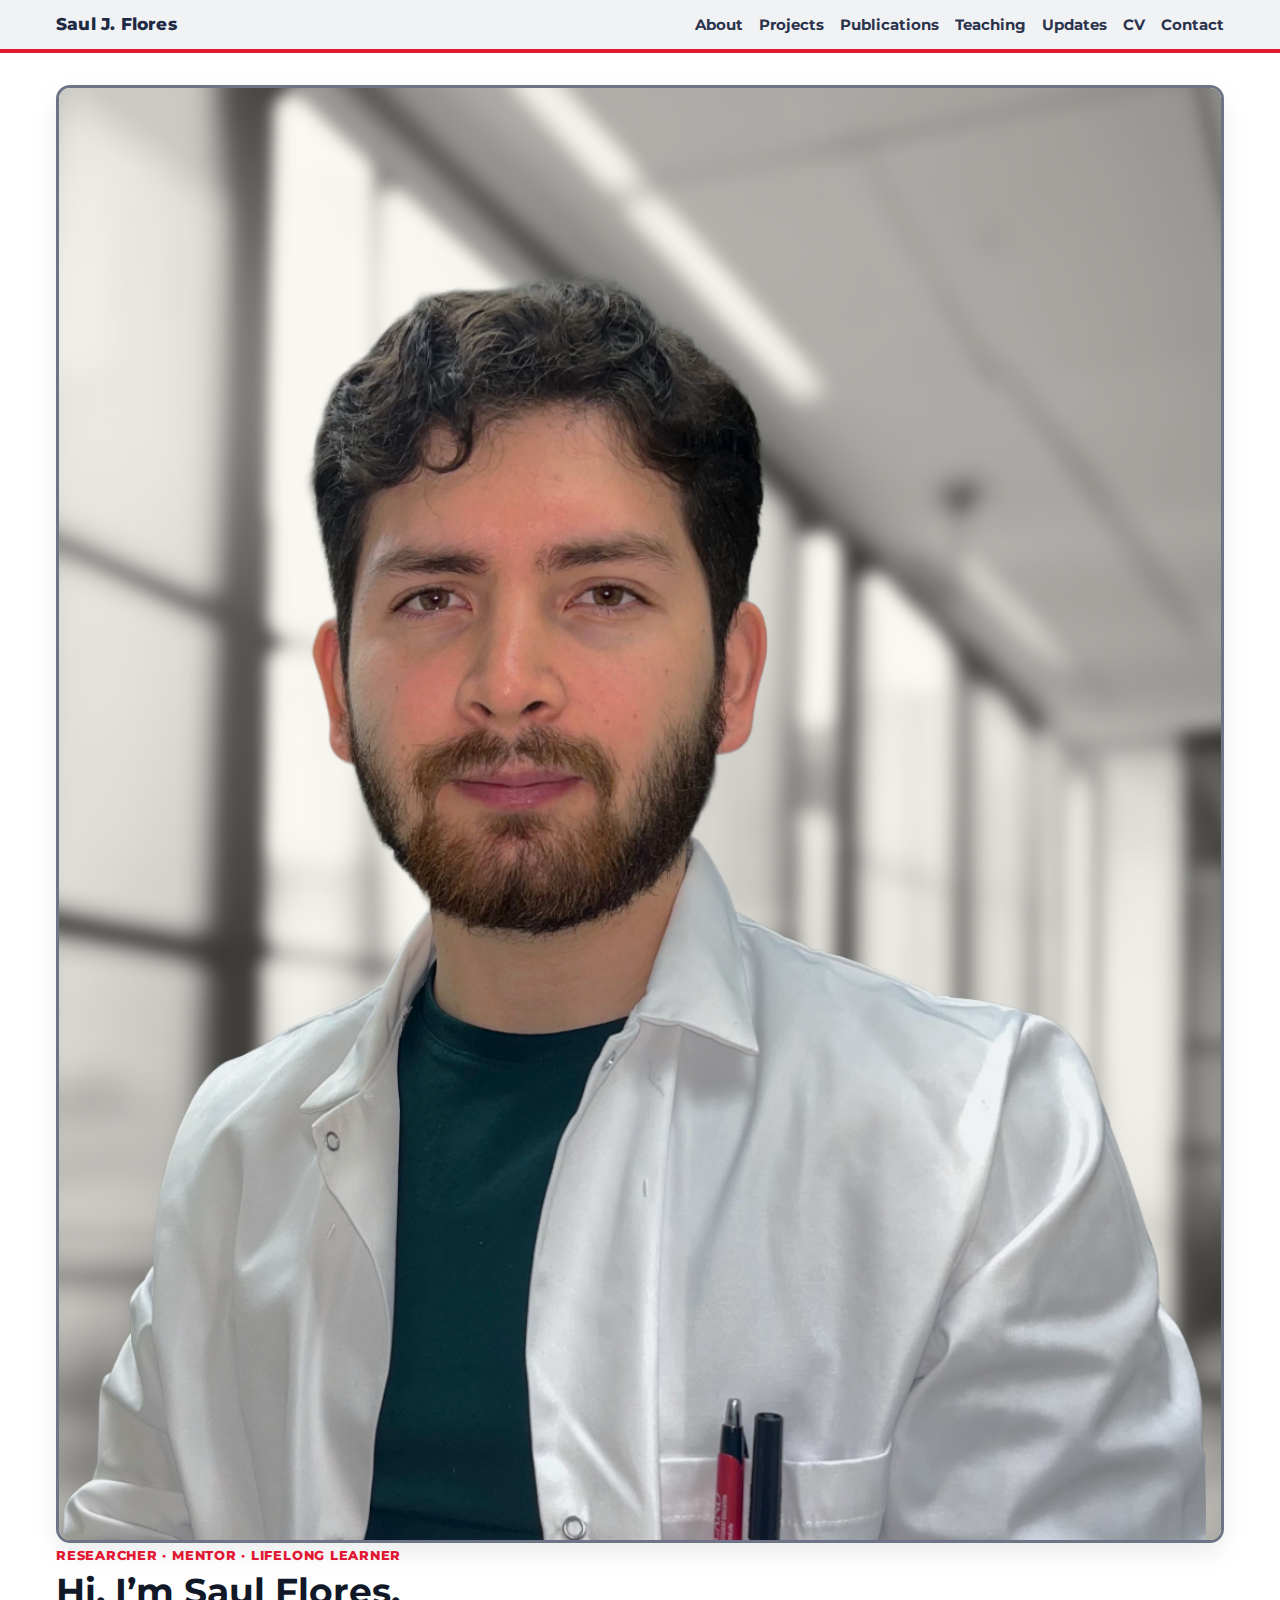
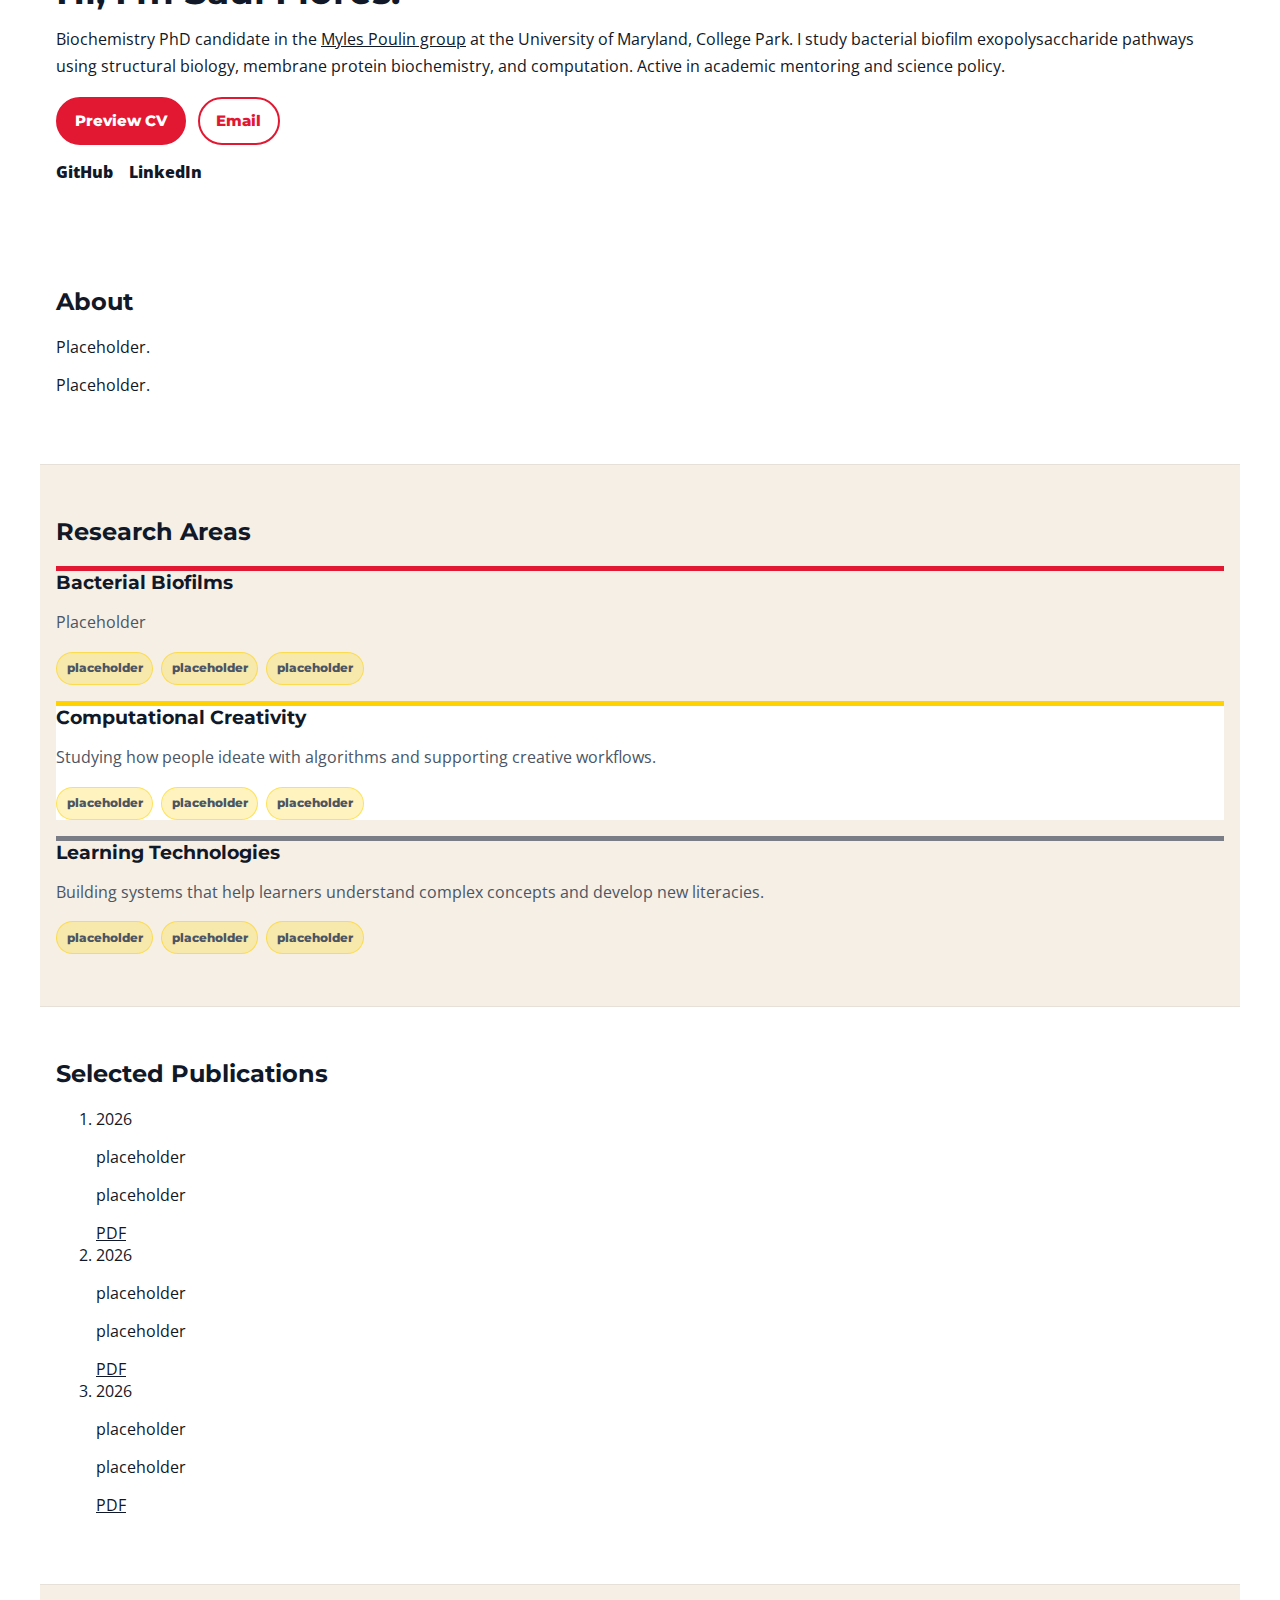
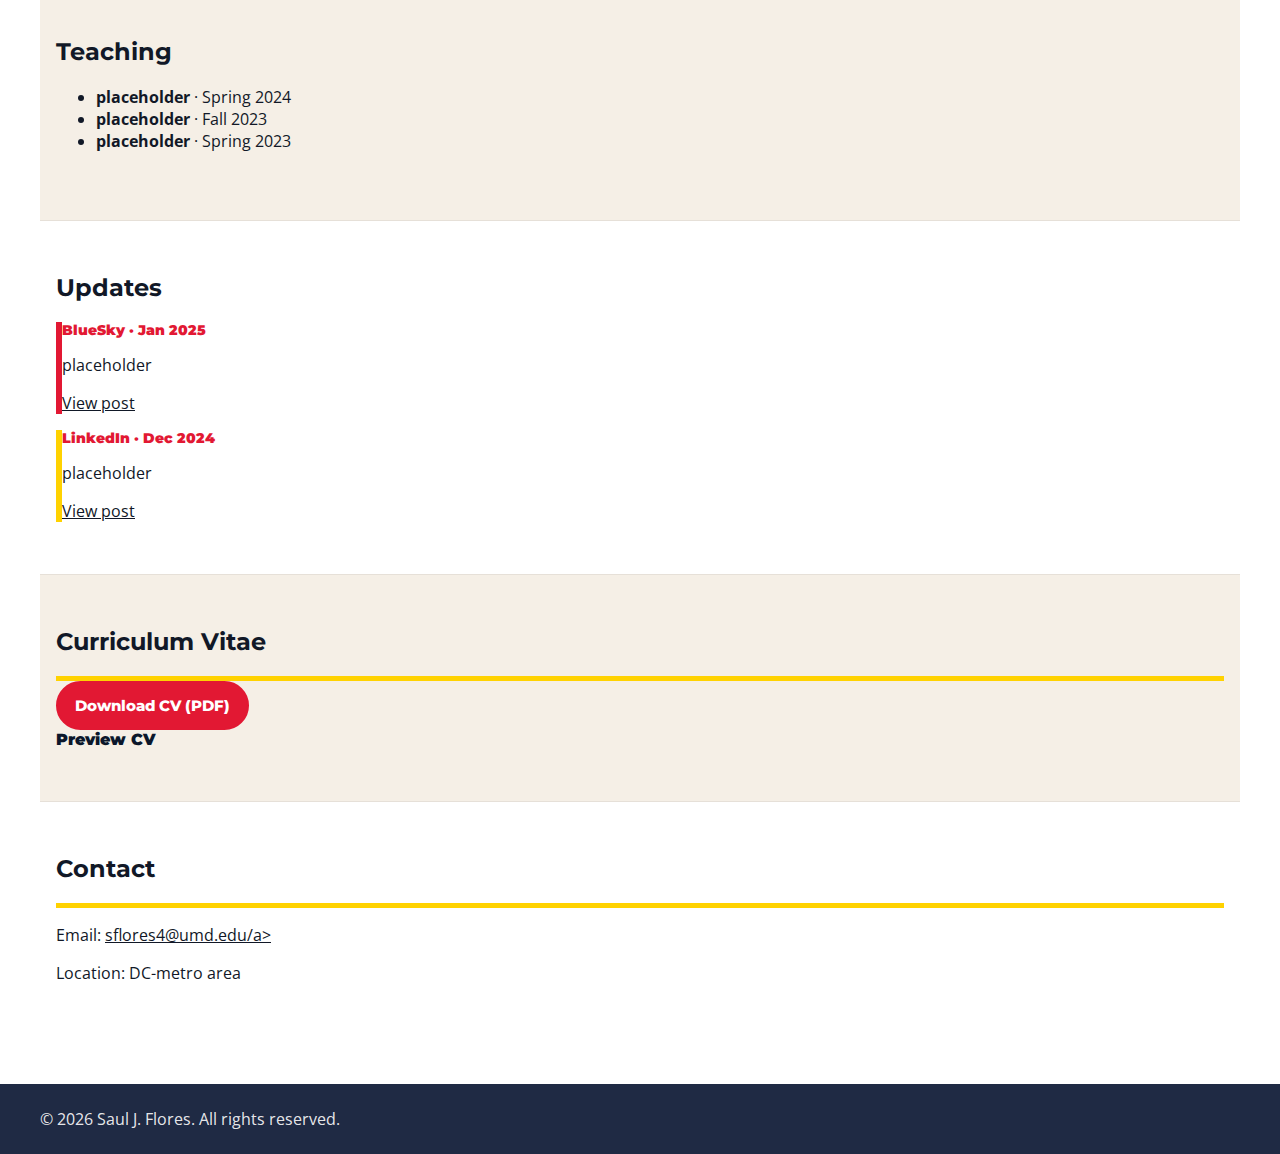
<file: index_Edits2.html>
<!DOCTYPE html>

<html lang="en">
<head>
<meta charset="utf-8"/>
<meta content="IE=edge" http-equiv="X-UA-Compatible"/>
<meta content="width=device-width, initial-scale=1.0" name="viewport"/>
<title>Saul J. Flores | Academic Portfolio</title>
<meta content="Academic portfolio of Saul Flores: research, publications, teaching, and updates." name="description"/>
<link href="https://fonts.googleapis.com" rel="preconnect"/>
<link crossorigin="" href="https://fonts.gstatic.com" rel="preconnect"/>
<link href="https://fonts.googleapis.com/css2?family=Libertinus+Serif:wght@400;600&amp;family=Montserrat:wght@500;600;700&amp;family=Open+Sans:wght@400;500;600&amp;display=swap" rel="stylesheet"/>
<link href="assets/css/style.css" rel="stylesheet"/>
</head>
<body>
<header class="site-header">
<nav class="nav">
<a class="logo" href="#top">Saul J. Flores</a>
<div class="nav-links">
<a href="#about">About</a>
<a href="#research">Projects</a>
<a href="#publications">Publications</a>
<a href="#teaching">Teaching</a>
<a href="#updates">Updates</a>
<a href="#cv">CV</a>
<a href="#contact">Contact</a>
</div>
</nav>
</header>
<main id="top">
<section class="hero">
<div class="hero-media">
<img alt="Headshot of Saul J. Flores" src="assets/images/saul-flores-headshot.png"/>

</div>
<div class="hero-content">
<p class="eyebrow">Researcher · Mentor · Lifelong Learner</p>
<h1>Hi, I’m Saul Flores.</h1>
<p class="hero-summary">Biochemistry PhD candidate in the <a href="https://chem.umd.edu/people/myles-b-poulin" rel="noreferrer" target="_blank">Myles Poulin group</a> at the University of Maryland, College Park. I study bacterial biofilm exopolysaccharide pathways using structural biology, membrane protein biochemistry, and computation. Active in academic mentoring and science policy.</p>
<div class="hero-actions">
<a class="button primary" href="#cv">Preview CV</a>
<a class="button ghost" href="mailto:sflores4@umd.edu">Email</a>
</div>
<div class="social-links">
<a href="https://github.com/sflores14" rel="noreferrer" target="_blank">
              GitHub
            </a>
<a href="https://www.linkedin.com/in/saulfloresjr/" rel="noreferrer" target="_blank">
              LinkedIn
            </a>
</div>
</div>
</section>
<section class="section" id="about">
<div class="section-header">
<h2>About</h2>

</div>
<div class="section-body two-column">
<p>
            Placeholder.
          </p>
<p>
            Placeholder.
          </p>
</div>
</section>
<section class="section muted" id="research">
<div class="section-header">
<h2>Research Areas</h2>

</div>
<div class="card-grid">
<article class="card">
<h3>Bacterial Biofilms</h3>
<p>
              Placeholder
            </p>
<p class="tag-list">
<span>placeholder</span>
<span>placeholder</span>
<span>placeholder</span>
</p>
</article>
<article class="card">
<h3>Computational Creativity</h3>
<p>
              Studying how people ideate with algorithms and supporting creative
              workflows.
            </p>
<p class="tag-list">
<span>placeholder</span>
<span>placeholder</span>
<span>placeholder</span>
</p>
</article>
<article class="card">
<h3>Learning Technologies</h3>
<p>
              Building systems that help learners understand complex concepts
              and develop new literacies.
            </p>
<p class="tag-list">
<span>placeholder</span>
<span>placeholder</span>
<span>placeholder</span>
</p>
</article>
</div>
</section>
<section class="section" id="publications">
<div class="section-header">
<h2>Selected Publications</h2>

</div>
<ol class="pub-list">
<li>
<div class="pub-year">2026</div>
<div class="pub-details">
<p class="pub-title">
                placeholder
              </p>
<p class="pub-meta">
                placeholder
              </p>
<a class="pub-link" href="#">PDF</a>
</div>
</li>
<li>
<div class="pub-year">2026</div>
<div class="pub-details">
<p class="pub-title">
                placeholder
              </p>
<p class="pub-meta">
                placeholder
              </p>
<a class="pub-link" href="#">PDF</a>
</div>
</li>
<li>
<div class="pub-year">2026</div>
<div class="pub-details">
<p class="pub-title">placeholder</p>
<p class="pub-meta">
                placeholder
              </p>
<a class="pub-link" href="#">PDF</a>
</div>
</li>
</ol>
</section>
<section class="section muted" id="teaching">
<div class="section-header">
<h2>Teaching</h2>

</div>
<ul class="list">
<li>
<strong>placeholder</strong> · Spring 2024
          </li>
<li>
<strong>placeholder</strong> · Fall 2023
          </li>
<li>
<strong>placeholder</strong> · Spring 2023
          </li>
</ul>
</section>
<section class="section" id="updates">
<div class="section-header">
<h2>Updates</h2>

</div>
<div class="updates-grid">
<article class="update">
<p class="update-label">BlueSky · Jan 2025</p>
<p>
              placeholder
            </p>
<a href="https://bsky.app/profile/florus11.bsky.social/" rel="noreferrer" target="_blank">
              View post
            </a>
</article>
<article class="update">
<p class="update-label">LinkedIn · Dec 2024</p>
<p>
              placeholder
            </p>
<a href="https://www.linkedin.com/in/saulfloresjr/" rel="noreferrer" target="_blank">
              View post
            </a>
</article>
</div>
</section>
<section class="section muted" id="cv">
<div class="section-header">
<h2>Curriculum Vitae</h2>

</div>
<div class="cv-card">
<a class="button primary" href="assets/Flores_Saul_CV_Draft11%202%20Page.docx.pdf" rel="noreferrer" target="_blank">
            Download CV (PDF)
          </a>
<details>
<summary>Preview CV</summary>
<div class="cv-preview">
<object data="assets/Flores_Saul_CV_Draft11%202%20Page.docx.pdf" type="application/pdf">
<p>
                  Your browser can’t display the PDF. You can
                  <a href="assets/Flores_Saul_CV_Draft11%202%20Page.docx.pdf">download it here</a>.
                </p>
</object>
</div>
</details>
</div>
</section>
<section class="section" id="contact">
<div class="section-header">
<h2>Contact</h2>

</div>
<div class="contact-card">
<p>
            Email: <a href="mailto:sflores4@umd.edu">sflores4@umd.edu/a&gt;
          </a></p>
<p>Location: DC-metro area</p>
</div>
</section>
</main>
<footer class="site-footer">
<p>© 2026 Saul J. Flores. All rights reserved.</p>
</footer>
<script defer="True" src="assets/js/main.js"></script></body>
</html>
</file>
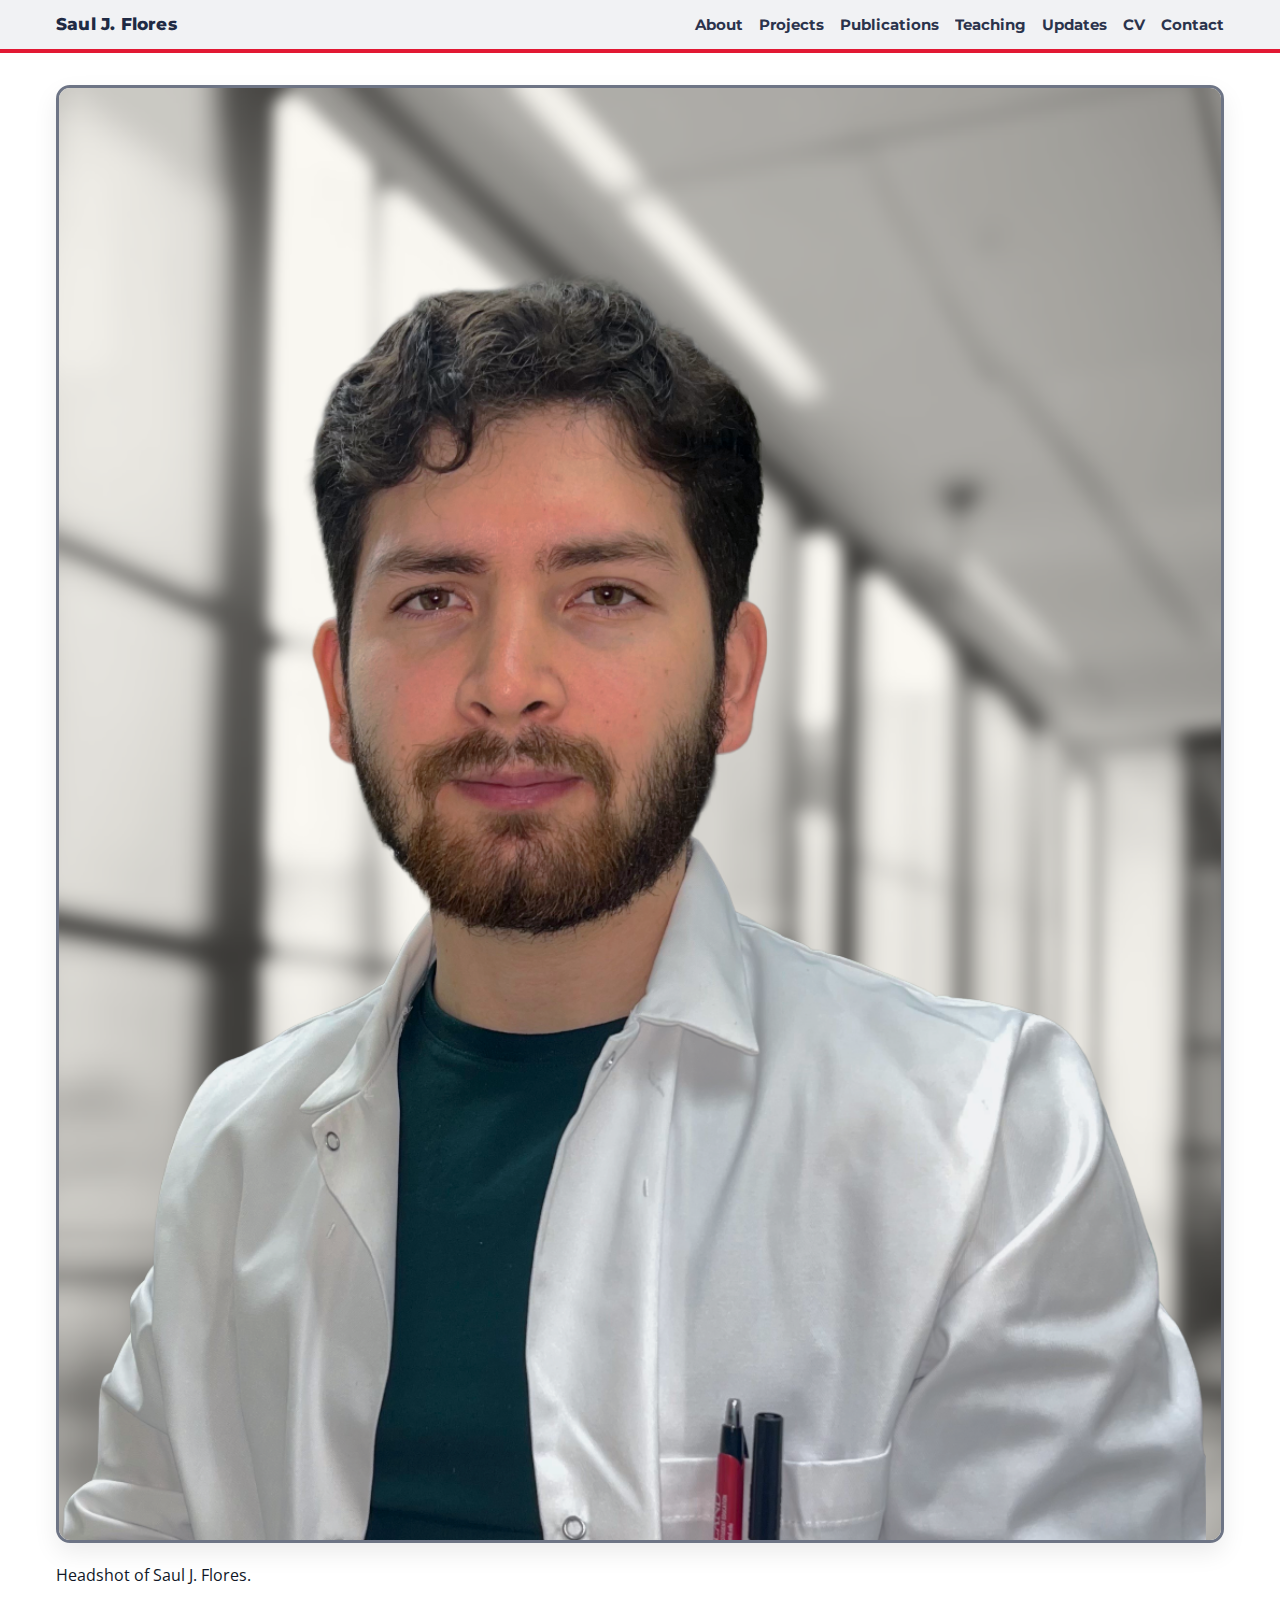
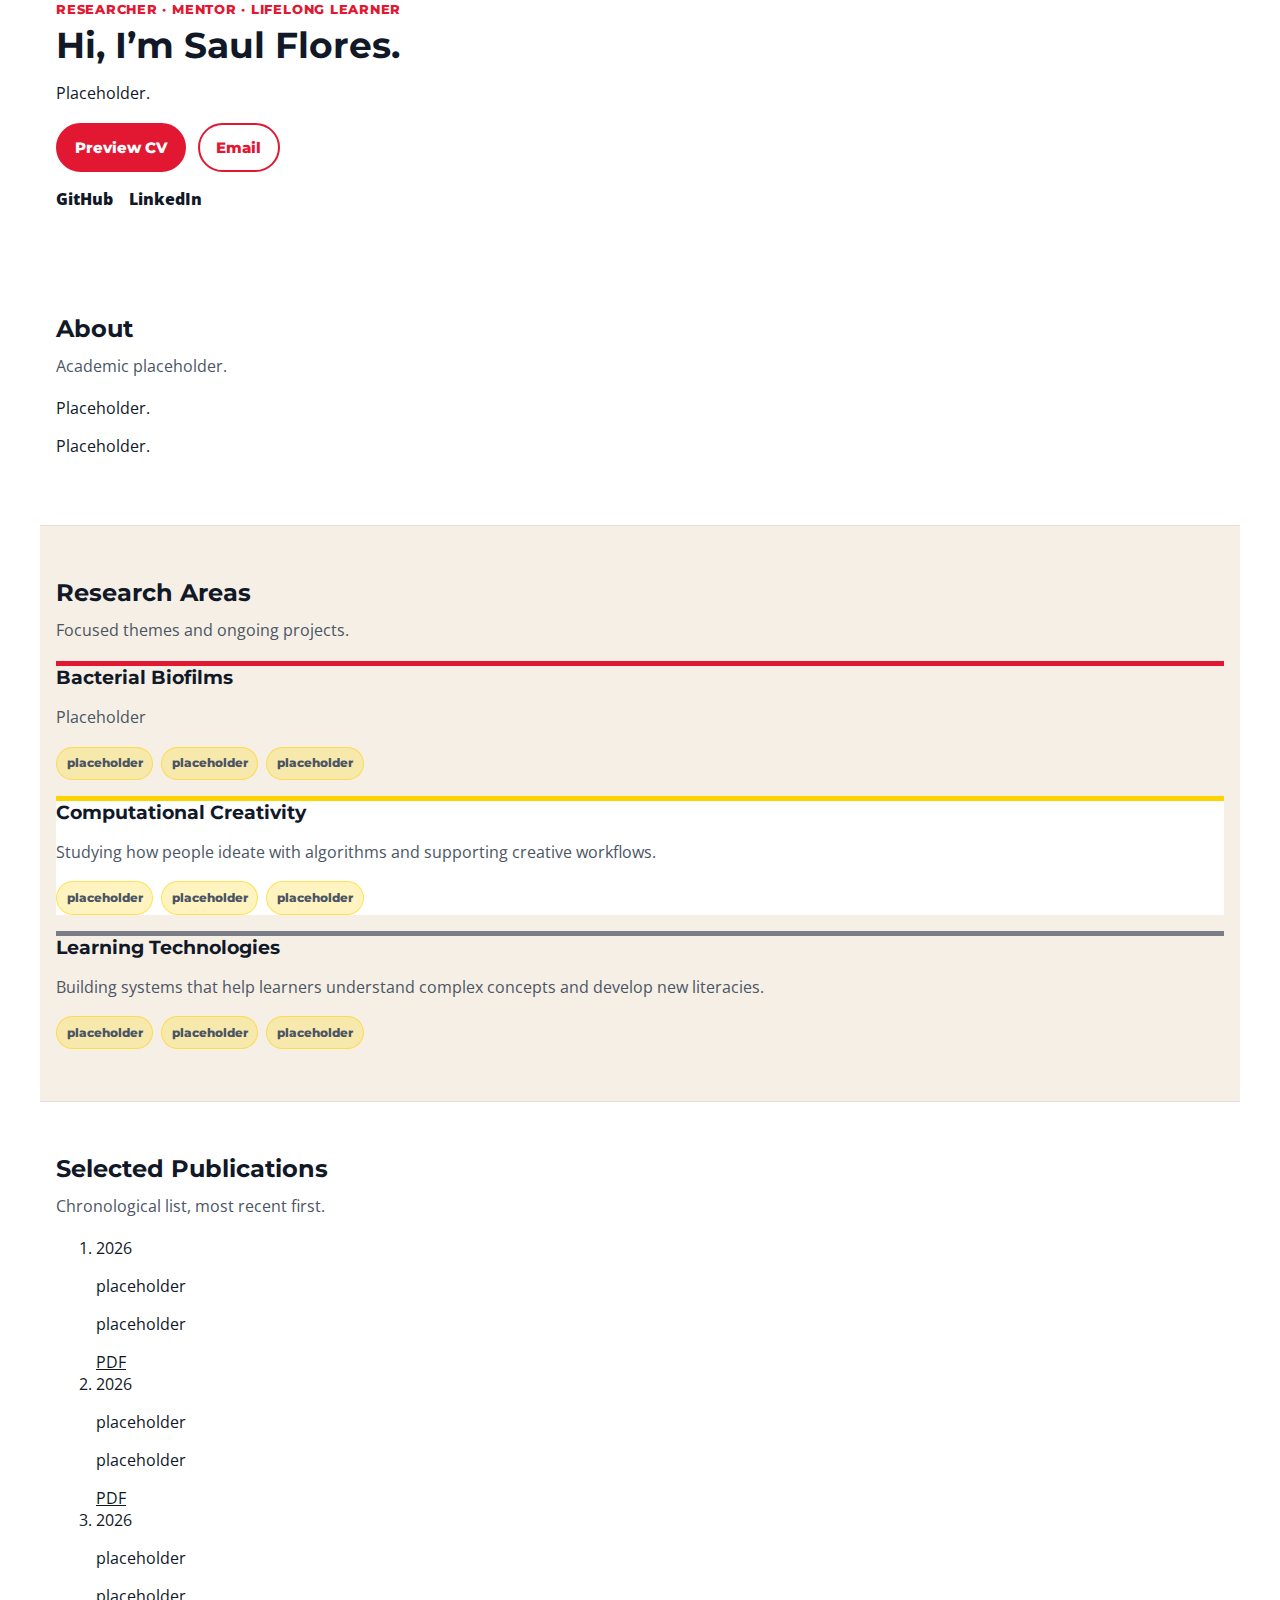
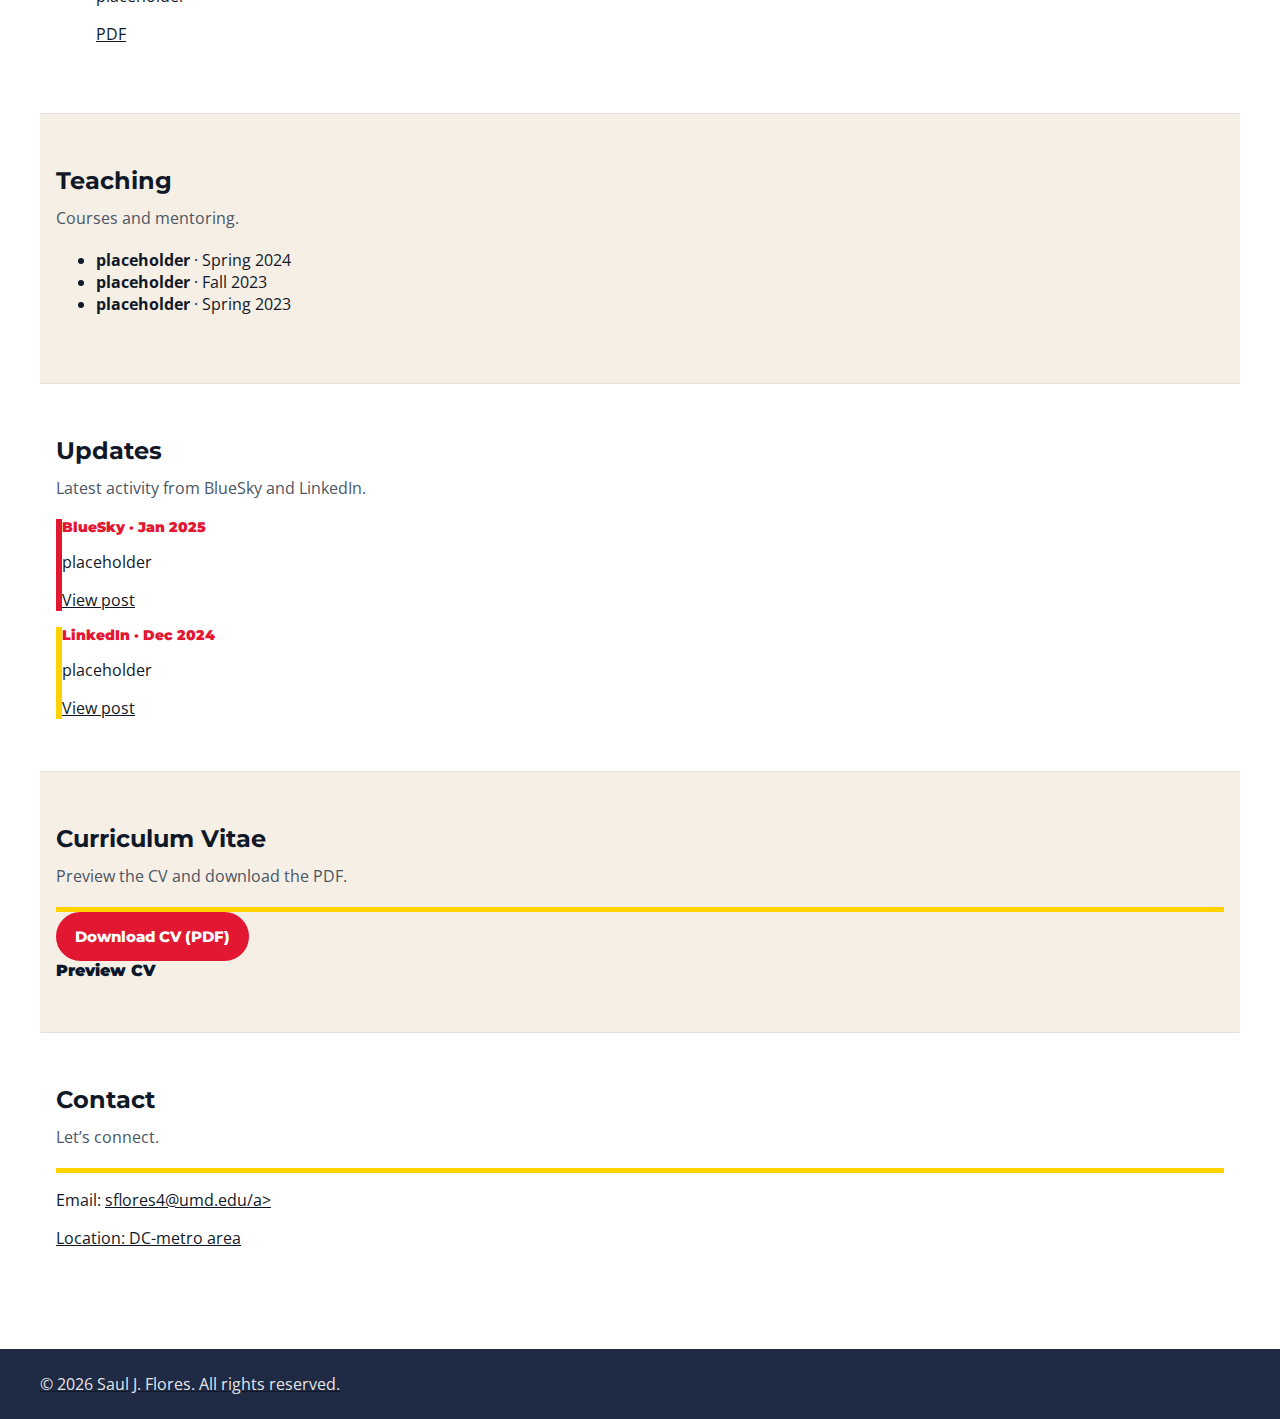
<file: index_old.html>
<!DOCTYPE html>
<html lang="en">
  <head>
    <meta charset="UTF-8" />
    <meta http-equiv="X-UA-Compatible" content="IE=edge" />
    <meta name="viewport" content="width=device-width, initial-scale=1.0" />
    <title>Saul J. Flores | Academic Portfolio</title>
    <meta
      name="description"
      content="Academic portfolio of Saul Flores: research, publications, teaching, and updates."
    />
    <link rel="preconnect" href="https://fonts.googleapis.com" />
    <link rel="preconnect" href="https://fonts.gstatic.com" crossorigin />
    <link
      href="https://fonts.googleapis.com/css2?family=Libertinus+Serif:wght@400;600&family=Montserrat:wght@500;600;700&family=Open+Sans:wght@400;500;600&display=swap"
      rel="stylesheet"
    />
    <link rel="stylesheet" href="assets/css/style.css" />
  </head>
  <body>
    <header class="site-header">
      <nav class="nav">
        <a class="logo" href="#top">Saul J. Flores</a>
        <div class="nav-links">
          <a href="#about">About</a>
          <a href="#research">Projects</a>
          <a href="#publications">Publications</a>
          <a href="#teaching">Teaching</a>
          <a href="#updates">Updates</a>
          <a href="#cv">CV</a>
          <a href="#contact">Contact</a>
        </div>
      </nav>
    </header>

    <main id="top">
      <section class="hero">
        <div class="hero-media">
          <img
            src="assets/images/saul-flores-headshot.png"
            alt="Headshot of Saul J. Flores"
          />
          <p class="media-caption">Headshot of Saul J. Flores.</p>
        </div>
        <div class="hero-content">
          <p class="eyebrow">Researcher · Mentor · Lifelong Learner</p>
          <h1>Hi, I’m Saul Flores.</h1>
          <p class="hero-summary">
            Placeholder.
          </p>
          <div class="hero-actions">
            <a class="button primary" href="#cv">Preview CV</a>
            <a class="button ghost" href="mailto:sflores4@umd.edu">Email</a>
          </div>
          <div class="social-links">
            <a href="https://github.com/sflores14" target="_blank" rel="noreferrer">
              GitHub
            </a>
            <a href="https://www.linkedin.com/in/saulfloresjr/" target="_blank" rel="noreferrer">
              LinkedIn
            </a>
          </div>
        </div>
      </section>

      <section id="about" class="section">
        <div class="section-header">
          <h2>About</h2>
          <p class="section-subtitle">
            Academic placeholder.
          </p>
        </div>
        <div class="section-body two-column">
          <p>
            Placeholder.
          </p>
          <p>
            Placeholder.
          </p>
        </div>
      </section>

      <section id="research" class="section muted">
        <div class="section-header">
          <h2>Research Areas</h2>
          <p class="section-subtitle">Focused themes and ongoing projects.</p>
        </div>
        <div class="card-grid">
          <article class="card">
            <h3>Bacterial Biofilms</h3>
            <p>
              Placeholder
            </p>
            <p class="tag-list">
              <span>placeholder</span>
              <span>placeholder</span>
              <span>placeholder</span>
            </p>
          </article>
          <article class="card">
            <h3>Computational Creativity</h3>
            <p>
              Studying how people ideate with algorithms and supporting creative
              workflows.
            </p>
            <p class="tag-list">
              <span>placeholder</span>
              <span>placeholder</span>
              <span>placeholder</span>
            </p>
          </article>
          <article class="card">
            <h3>Learning Technologies</h3>
            <p>
              Building systems that help learners understand complex concepts
              and develop new literacies.
            </p>
            <p class="tag-list">
              <span>placeholder</span>
              <span>placeholder</span>
              <span>placeholder</span>
            </p>
          </article>
        </div>
      </section>

      <section id="publications" class="section">
        <div class="section-header">
          <h2>Selected Publications</h2>
          <p class="section-subtitle">
            Chronological list, most recent first.
          </p>
        </div>
        <ol class="pub-list">
          <li>
            <div class="pub-year">2026</div>
            <div class="pub-details">
              <p class="pub-title">
                placeholder
              </p>
              <p class="pub-meta">
                placeholder
              </p>
              <a class="pub-link" href="#">PDF</a>
            </div>
          </li>
          <li>
            <div class="pub-year">2026</div>
            <div class="pub-details">
              <p class="pub-title">
                placeholder
              </p>
              <p class="pub-meta">
                placeholder
              </p>
              <a class="pub-link" href="#">PDF</a>
            </div>
          </li>
          <li>
            <div class="pub-year">2026</div>
            <div class="pub-details">
              <p class="pub-title">placeholder</p>
              <p class="pub-meta">
                placeholder
              </p>
              <a class="pub-link" href="#">PDF</a>
            </div>
          </li>
        </ol>
      </section>

      <section id="teaching" class="section muted">
        <div class="section-header">
          <h2>Teaching</h2>
          <p class="section-subtitle">Courses and mentoring.</p>
        </div>
        <ul class="list">
          <li>
            <strong>placeholder</strong> · Spring 2024
          </li>
          <li>
            <strong>placeholder</strong> · Fall 2023
          </li>
          <li>
            <strong>placeholder</strong> · Spring 2023
          </li>
        </ul>
      </section>

      <section id="updates" class="section">
        <div class="section-header">
          <h2>Updates</h2>
          <p class="section-subtitle">
            Latest activity from BlueSky and LinkedIn.
          </p>
        </div>
        <div class="updates-grid">
          <article class="update">
            <p class="update-label">BlueSky · Jan 2025</p>
            <p>
              placeholder
            </p>
            <a href="https://bsky.app/profile/florus11.bsky.social/" target="_blank" rel="noreferrer">
              View post
            </a>
          </article>
          <article class="update">
            <p class="update-label">LinkedIn · Dec 2024</p>
            <p>
              placeholder
            </p>
            <a href="https://www.linkedin.com/in/saulfloresjr/" target="_blank" rel="noreferrer">
              View post
            </a>
          </article>
        </div>
      </section>

      <section id="cv" class="section muted">
        <div class="section-header">
          <h2>Curriculum Vitae</h2>
          <p class="section-subtitle">Preview the CV and download the PDF.</p>
        </div>
        <div class="cv-card">
          <a class="button primary" href="assets/Flores_Saul_CV_Draft11%202%20Page.docx.pdf" target="_blank" rel="noreferrer">
            Download CV (PDF)
          </a>
          <details>
            <summary>Preview CV</summary>
            <div class="cv-preview">
              <object data="assets/Flores_Saul_CV_Draft11%202%20Page.docx.pdf" type="application/pdf">
                <p>
                  Your browser can’t display the PDF. You can
                  <a href="assets/Flores_Saul_CV_Draft11%202%20Page.docx.pdf">download it here</a>.
                </p>
              </object>
            </div>
          </details>
        </div>
      </section>

      <section id="contact" class="section">
        <div class="section-header">
          <h2>Contact</h2>
          <p class="section-subtitle">Let’s connect.</p>
        </div>
        <div class="contact-card">
          <p>
            Email: <a href="mailto:sflores4@umd.edu">sflores4@umd.edu/a>
          </p>
          <p>Location: DC-metro area</p>
        </div>
      </section>
    </main>

    <footer class="site-footer">
      <p>© 2026 Saul J. Flores. All rights reserved.</p>
    </footer>
  </body>
</html>
</file>
<file: assets/css/style.css>
:root {
  color-scheme: light;
  --umd-red: #e21833;
  --umd-navy: #1f2a44;
  --umd-red-dark: #16233b;
  --umd-gold: #ffd200;
  --umd-sand: #f5efe6;
  --umd-gray: #7a7d85;

  --bg: #ffffff;
  --bg-muted: var(--umd-sand);

  --text: #111827;
  --text-muted: #4b5563;

  --radius: 14px;
  --shadow: 0 10px 25px rgba(0, 0, 0, 0.08);
  --max: 1200px;
  --header-offset: 110px;
}

* {
  box-sizing: border-box;
}

body {
  margin: 0;
  font-family: "Open Sans", system-ui, -apple-system, Segoe UI, Roboto, sans-serif;
  color: var(--text);
  background: var(--bg);
}

a {
  color: inherit;
}

html {
  scroll-padding-top: var(--header-offset);
}

[id] {
  scroll-margin-top: var(--header-offset);
}

.site-header {
  position: sticky;
  position: -webkit-sticky;
  top: 0;
  left: 0;
  right: 0;
  z-index: 50;
  background: #f1f2f4;
  border-bottom: 4px solid var(--umd-red);
}

.nav {
  max-width: var(--max);
  margin: 0 auto;
  display: flex;
  align-items: center;
  justify-content: space-between;
  padding: 0.9rem 1rem;
  gap: 1rem;
}

.logo {
  font-family: "Montserrat", sans-serif;
  font-weight: 800;
  letter-spacing: 0.2px;
  color: var(--umd-navy);
  text-decoration: none;
  font-size: 1.05rem;
}

.nav-links {
  display: flex;
  flex-wrap: wrap;
  align-items: center;
  gap: 1rem;
}

.nav-links a {
  color: var(--umd-navy);
  text-decoration: none;
  font-weight: 700;
  font-family: "Montserrat", sans-serif;
  font-size: 0.95rem;
  opacity: 0.95;
}

.nav-links a:hover {
  opacity: 1;
  text-decoration: underline;
  text-decoration-color: var(--umd-red);
  text-underline-offset: 6px;
}

main {
  max-width: var(--max);
  margin: 0 auto;
}

section {
  padding: 3.25rem 1rem;
}

.hero {
  position: relative;
  padding-top: 2rem;
}

.hero-card {
  display: grid;
  grid-template-columns: minmax(260px, 340px) 1fr;
  gap: 2.5rem;
  align-items: start;
}

.hero-media img {
  width: 100%;
  max-width: 100%;
  border-radius: var(--radius);
  box-shadow: var(--shadow);
  border: 3px solid rgba(31, 42, 68, 0.65);
}

.global-visual {
  position: fixed;
  inset: 0;
  pointer-events: none;
  z-index: 0;
}

.global-visual canvas {
  width: 100%;
  height: 100%;
  display: block;
}

main,
.hero-content,
.hero-media,
.site-header,
.site-footer {
  position: relative;
  z-index: 1;
}

.eyebrow {
  color: var(--umd-red);
  font-family: "Montserrat", sans-serif;
  font-weight: 800;
  letter-spacing: 0.06em;
  text-transform: uppercase;
  font-size: 0.8rem;
  margin: 0 0 0.5rem 0;
}

h1,
h2,
h3 {
  font-family: "Montserrat", sans-serif;
  margin: 0 0 0.75rem 0;
}

h1 {
  font-size: 2.25rem;
  line-height: 1.15;
}

.hero-summary {
  font-size: 1.03rem;
  line-height: 1.65;
  margin: 0 0 1.1rem 0;
}

.hero-actions {
  display: flex;
  flex-wrap: wrap;
  gap: 0.75rem;
  margin: 1rem 0;
}

.button {
  display: inline-block;
  padding: 0.8rem 1.05rem;
  border-radius: 999px;
  text-decoration: none;
  font-weight: 800;
  font-family: "Montserrat", sans-serif;
  font-size: 0.95rem;
}

.button.primary {
  background: var(--umd-red);
  color: #ffffff;
  border: 2px solid var(--umd-red);
}

.button.primary:hover {
  background: var(--umd-navy);
  border-color: var(--umd-navy);
}

.button.ghost {
  background: #ffffff;
  color: var(--umd-red);
  border: 2px solid var(--umd-red);
}

.button.ghost:hover {
  background: rgba(226, 24, 51, 0.06);
}

.social-links {
  display: flex;
  flex-wrap: wrap;
  gap: 1rem;
  margin-top: 1rem;
}

.social-links a {
  text-decoration: none;
  font-weight: 800;
}

.social-links a:hover {
  text-decoration: underline;
  text-decoration-color: var(--umd-gold);
  text-underline-offset: 5px;
}

.section-header {
  margin-bottom: 1.25rem;
}

.section-subtitle {
  margin: 0;
  color: var(--text-muted);
  max-width: 72ch;
}

.muted {
  background: var(--bg-muted);
  border-top: 1px solid rgba(0, 0, 0, 0.06);
  border-bottom: 1px solid rgba(0, 0, 0, 0.06);
}

.card-grid {
  display: grid;
  grid-template-columns: 1fr;
  gap: 1rem;
  align-items: start;
}

.surface {
  background: rgba(255, 255, 255, 0.94);
  border-radius: var(--radius);
  box-shadow: var(--shadow);
  padding: 1.25rem;
}

.card {
  border-top: 5px solid var(--umd-red);
}

.card-grid .card:nth-child(even),
.timeline .card:nth-child(even),
.updates-grid .update:nth-child(even) {
  background: #ffffff;
}

.card:nth-child(3n + 2) {
  border-top-color: var(--umd-gold);
}

.card:nth-child(3n) {
  border-top-color: var(--umd-gray);
}

.card p {
  color: var(--text-muted);
  line-height: 1.6;
}

.tag-list {
  display: flex;
  flex-wrap: wrap;
  gap: 0.5rem;
  margin: 0.9rem 0 0 0;
}

.tag-list span {
  font-size: 0.78rem;
  font-weight: 800;
  font-family: "Montserrat", sans-serif;
  padding: 0.35rem 0.6rem;
  border-radius: 999px;
  background: rgba(255, 210, 0, 0.25);
  border: 1px solid rgba(255, 210, 0, 0.55);
}

.updates-grid {
  display: grid;
  grid-template-columns: 1fr;
  gap: 1rem;
  align-items: start;
}

.update {
  border-left: 6px solid var(--umd-gold);
}

.update:nth-child(3n + 1) {
  border-left-color: var(--umd-red);
}

.update:nth-child(3n) {
  border-left-color: var(--umd-gray);
}

.update-label {
  margin: 0 0 0.5rem 0;
  font-weight: 900;
  font-family: "Montserrat", sans-serif;
  color: var(--umd-red);
  font-size: 0.85rem;
}

.cv-card,
.contact-card {
  border-top: 5px solid var(--umd-gold);
}

details summary {
  cursor: pointer;
  font-family: "Montserrat", sans-serif;
  font-weight: 900;
  list-style: none;
  color: #0b172b;
}

details summary::-webkit-details-marker {
  display: none;
}

.detail-body {
  margin-top: 0.75rem;
  color: var(--text-muted);
}

.summary-date {
  color: var(--umd-red);
  font-weight: 800;
}

.timeline {
  display: grid;
  gap: 1rem;
  align-items: start;
}

.timeline-item {
  display: grid;
  grid-template-columns: minmax(0, 1fr) 140px;
  gap: 1rem;
  align-items: start;
}

.timeline-item:nth-child(even) {
  grid-template-columns: 140px minmax(0, 1fr);
}

.timeline-item:nth-child(even) .timeline-media {
  order: -1;
}

.timeline-media {
  min-height: 110px;
  border-radius: 12px;
  border: 1px dashed rgba(31, 42, 68, 0.4);
  background: rgba(31, 42, 68, 0.05);
  display: flex;
  align-items: center;
  justify-content: center;
  font-size: 0.75rem;
  color: var(--umd-gray);
}

.timeline-media.hidden {
  display: none;
}

.cv-preview {
  margin-top: 1rem;
}

.cv-preview object {
  width: 100%;
  height: 840px;
  border-radius: 12px;
  border: 1px solid rgba(0, 0, 0, 0.12);
}

.site-footer {
  background: var(--umd-navy);
  color: #ffffff;
  padding: 1.5rem 1rem;
  margin-top: 2rem;
}

.site-footer p {
  max-width: var(--max);
  margin: 0 auto;
  color: rgba(255, 255, 255, 0.9);
}

@media (max-width: 900px) {
  .hero {
    padding-top: 1.25rem;
  }
  .hero-card {
    grid-template-columns: 1fr;
    gap: 1.5rem;
  }
  .hero-media img {
    max-width: 100%;
  }
  .card-grid,
  .updates-grid {
    grid-template-columns: 1fr;
  }
  .timeline-item,
  .timeline-item:nth-child(even) {
    grid-template-columns: 1fr;
  }
  .nav {
    flex-direction: column;
    align-items: flex-start;
  }
  .nav-links {
    gap: 0.75rem 1rem;
  }
  .cv-preview object {
    height: 720px;
  }
}
</file>
